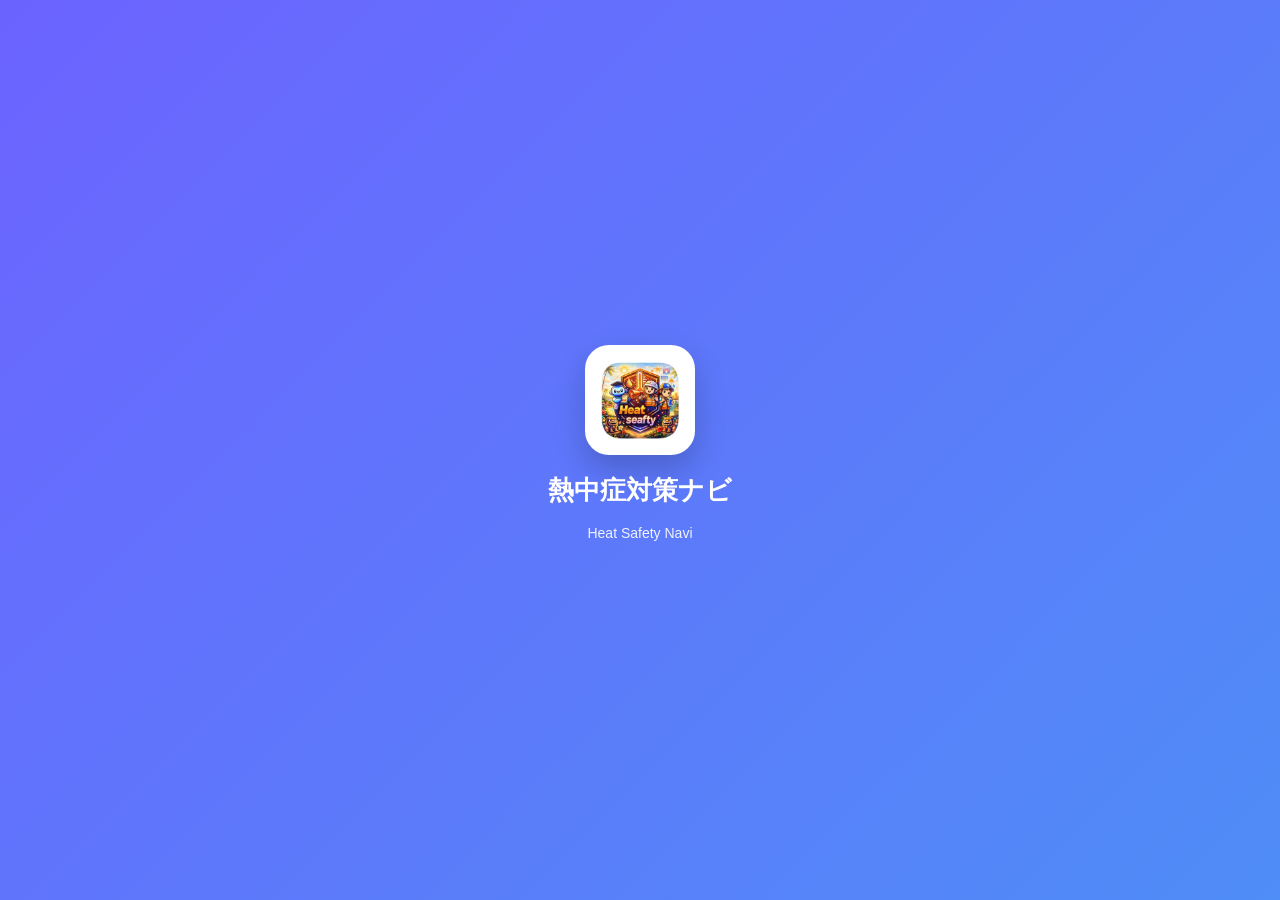
<file: index.html>
<!DOCTYPE html>
<html lang="ja">
<head>
<meta charset="UTF-8">
<meta name="viewport" content="width=device-width,initial-scale=1.0,viewport-fit=cover">
<title>熱中症対策ナビ</title>
<link rel="manifest" href="manifest.webmanifest">
<meta name="theme-color" content="#6c63ff">
<link rel="icon" type="image/png" href="icons/favicon-192-v2.png">
<link rel="shortcut icon" href="icons/favicon-192-v2.png">
<link rel="apple-touch-icon" href="icons/favicon-512-v2.png">
<link rel="stylesheet" href="css/style.css">
</head>
<body>
<!-- ===== スプラッシュ画面 ===== -->
<div id="splash-screen" class="splash-screen">
<div class="splash-inner">
<img src="icons/favicon-512-v2.png" alt="熱中症対策ナビ" class="splash-logo">
<h1 class="splash-title">熱中症対策ナビ</h1>
<p class="splash-subtitle">Heat Safety Navi</p>
</div>
</div>
<div class="app-shell">
<header class="topbar">
<div class="brand">
<div class="brand-logo">
<img src="icons/favicon-512-v2.png" alt="logo">
</div>
<div>
<h1>熱中症対策ナビ</h1>
<p>Heat Safety Navi</p>
</div>
</div>
</header>
<main class="main-content">
<section class="screen active">
<div class="hero-card">
<div class="hero-badge">本日の確認</div>
<div class="hero-time" id="currentTime">

--/--(--） --:--
</div>
<div class="hero-region" id="currentRegion">

地域：未設定
</div>
<h2 id="riskTitle">今日の熱中症リスクを確認</h2>
<p id="riskText">

ここに危険度や行動アドバイスが表示されます
</p>
<div id="weatherBox" style="margin-top:20px;font-size:14px;opacity:0.9;">

取得中...
</div>
</div>
<div class="card-list">
<a href="emergency.html" class="feature-wide-card">
<div class="emoji">🚑</div>
<div class="label">119通報確認サイト</div>
</a>
<a href="report.html" class="feature-wide-card">
<div class="emoji">🌡️</div>
<div class="label">熱リポ</div>
</a>
<a href="https://heat-safety-info.nagoyc.jp/" rel="noopener noreferrer" class="feature-wide-card">
<div class="emoji">📝</div>
<div class="label">熱中症対策ナビ紹介</div>
</a>
</div>
</section>
</main>
<!-- ===== ナビ ===== -->
<nav class="bottom-nav">
<a class="nav-item active" href="index.html">
<div class="nav-icon">🏠</div>
<div class="nav-text">ホーム</div>
</a>
<a class="nav-item" href="features.html">
<div class="nav-icon">📋</div>
<div class="nav-text">機能表</div>
</a>
<a class="nav-item" href="settings.html">
<div class="nav-icon">⚙️</div>
<div class="nav-text">設定</div>
</a>
</nav>
</div>
<script src="js/app.js?v=11"></script>
<script>

function updateTime() {

  const now = new Date();

  document.getElementById("currentTime").textContent =

    now.toLocaleString("ja-JP");

}

setInterval(updateTime, 1000);

updateTime();

function updateRegionLabel() {

  const el = document.getElementById("currentRegion");

  if (!el) return;

  const pref = localStorage.getItem("pref") || "";

  const city = localStorage.getItem("city") || "";

  if (pref && city) {

    el.textContent = `地域：${pref} ${city}`;

  } else if (pref) {

    el.textContent = `地域：${pref}`;

  } else {

    el.textContent = "地域：未設定";

  }

}

/* ===== WBGT推定計算（簡易近似） =====

   正式WBGTではなく、気温・湿度からの推定値

*/

function calcWBGT(temp, humidity) {

  const wbgt =

    0.735 * temp +

    0.0374 * humidity +

    0.00292 * temp * humidity +

    7.619;

  return wbgt;

}

function getRisk(wbgt) {

  if (wbgt >= 31) return ["危険", "運動は中止。外出も極力避ける"];

  if (wbgt >= 28) return ["厳重警戒", "激しい運動は避ける"];

  if (wbgt >= 25) return ["警戒", "こまめな休憩と水分補給"];

  if (wbgt >= 21) return ["注意", "無理せず活動"];

  return ["安全", "通常活動可能"];

}

updateRegionLabel();

navigator.geolocation.getCurrentPosition(async pos => {

  const lat = pos.coords.latitude;

  const lon = pos.coords.longitude;

  const url = `https://api.open-meteo.com/v1/forecast?latitude=${lat}&longitude=${lon}&current=temperature_2m,relative_humidity_2m`;

  const res = await fetch(url);

  const data = await res.json();

  const temp = data.current.temperature_2m;

  const hum = data.current.relative_humidity_2m;

  const wbgt = calcWBGT(temp, hum);

  const [level, advice] = getRisk(wbgt);

  document.getElementById("weatherBox").innerHTML = `

    🌡️ 気温：${temp}℃<br>

    💧 湿度：${hum}%<br>

    ⚠️ WBGT（推定）：${wbgt.toFixed(1)}<br>

    🔥 危険度：<strong>${level}</strong>

  `;

  document.getElementById("riskTitle").textContent = level;

  document.getElementById("riskText").textContent = advice;

}, () => {

  document.getElementById("weatherBox").textContent = "位置情報の取得に失敗しました";

});

window.addEventListener("load", () => {

  const splash = document.getElementById("splash-screen");

  if (!splash) return;

  setTimeout(() => {

    splash.classList.add("hide");

  }, 1000);

});
</script>
</body>
</html>
</file>
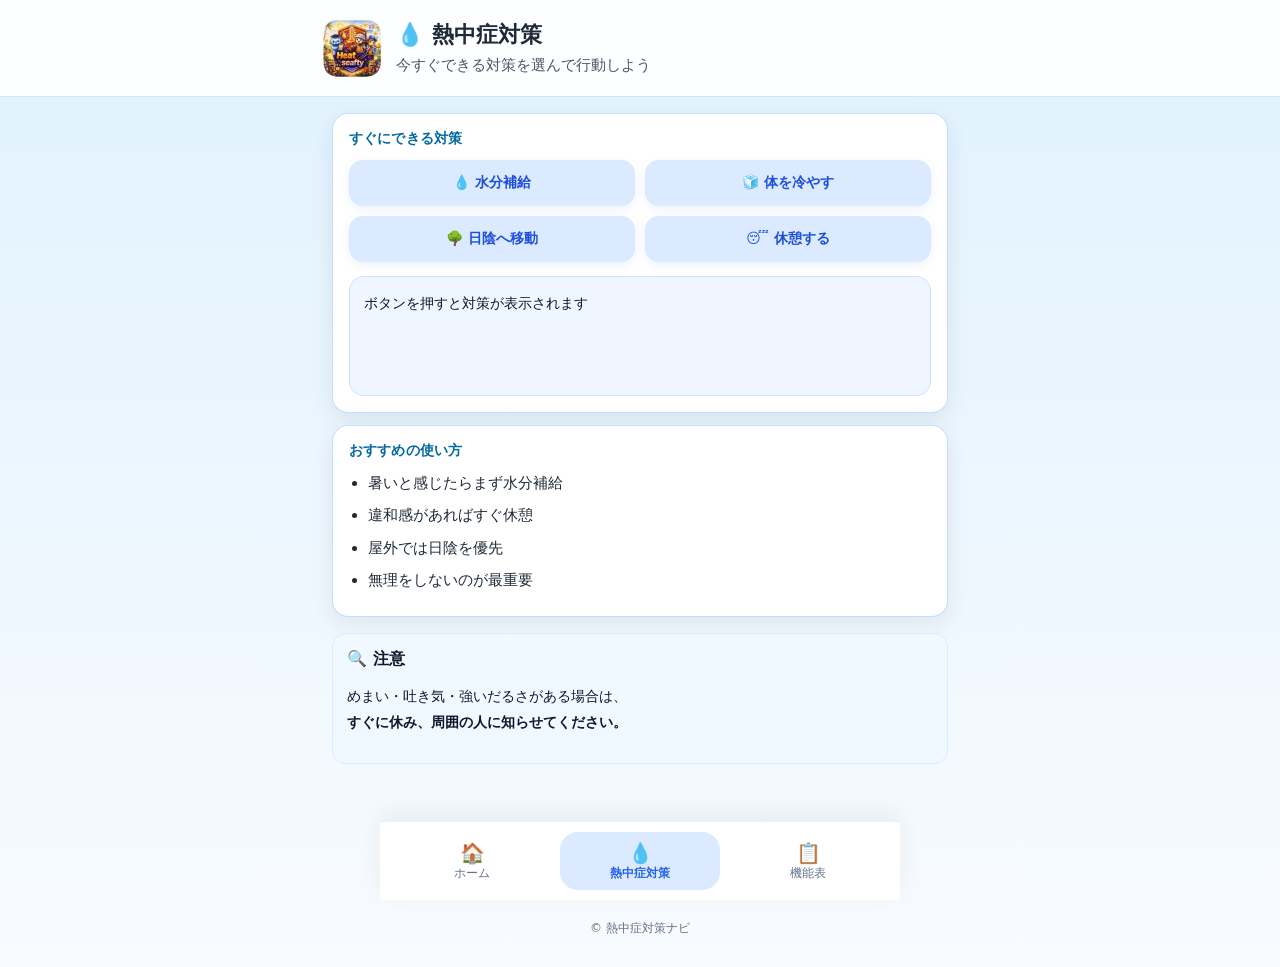
<file: emergency.html>
<!doctype html>
<html lang="ja">
<head>
<meta charset="utf-8">
<meta name="viewport" content="width=device-width,initial-scale=1,viewport-fit=cover">
<title>熱中症対策</title>
<link rel="stylesheet" href="css/emergency.css">
<link rel="icon" type="image/png" href="icons/favicon-192-v2.png">
<link rel="shortcut icon" href="icons/favicon-192-v2.png">
<link rel="apple-touch-icon" href="icons/favicon-512-v2.png">
</head>
<body>
<div class="app-shell">
<!-- ===== ヘッダー ===== -->
<header class="site-header">
<div class="header-inner">
<div class="site-logo">
<img src="icons/favicon-192-v2.png" alt="ロゴ">
</div>
<div class="header-text">
<h1>💧 熱中症対策</h1>
<p class="lead">

          今すぐできる対策を選んで行動しよう
</p>
</div>
</div>
</header>
<!-- ===== メイン ===== -->
<main class="container">
<section class="card">
<p class="label">すぐにできる対策</p>
<div class="action-grid">
<button class="action-btn" onclick="showAction('water')">💧 水分補給</button>
<button class="action-btn" onclick="showAction('cool')">🧊 体を冷やす</button>
<button class="action-btn" onclick="showAction('shade')">🌳 日陰へ移動</button>
<button class="action-btn" onclick="showAction('rest')">😴 休憩する</button>
</div>
<div id="actionResult" class="action-result">

        ボタンを押すと対策が表示されます
</div>
</section>
<section class="card">
<p class="label">おすすめの使い方</p>
<ul class="advice-list">
<li>暑いと感じたらまず水分補給</li>
<li>違和感があればすぐ休憩</li>
<li>屋外では日陰を優先</li>
<li>無理をしないのが最重要</li>
</ul>
</section>
<section class="note">
<h2>🔍 注意</h2>
<p>

        めまい・吐き気・強いだるさがある場合は、<br>
<strong>すぐに休み、周囲の人に知らせてください。</strong>
</p>
</section>
</main>
<!-- ===== 下部メニュー ===== -->
<nav class="bottom-nav">
<a href="index.html" class="nav-item">
<div class="nav-icon">🏠</div>
<div class="nav-text">ホーム</div>
</a>
<a href="prevention.html" class="nav-item active">
<div class="nav-icon">💧</div>
<div class="nav-text">熱中症対策</div>
</a>
<a href="features.html" class="nav-item">
<div class="nav-icon">📋</div>
<div class="nav-text">機能表</div>
</a>
</nav>
</div>
<footer class="site-footer">
<p>© 熱中症対策ナビ</p>
</footer>
<script>

function showAction(type){

  const el = document.getElementById("actionResult");

  const actions = {

    water: `
<strong>💧 水分補給</strong><br><br>

      ・20〜30分ごとに飲む<br>

      ・のどが渇く前に飲む

    `,

    cool: `
<strong>🧊 冷やす</strong><br><br>

      ・首、わきを冷やす<br>

      ・風を当てると効果UP

    `,

    shade: `
<strong>🌳 日陰へ</strong><br><br>

      ・直射日光を避ける<br>

      ・屋内に入れるなら入る

    `,

    rest: `
<strong>😴 休憩</strong><br><br>

      ・無理せず止まる<br>

      ・座る・横になる

    `

  };

  el.innerHTML = actions[type];

}
</script>
</body>
</html>
</file>
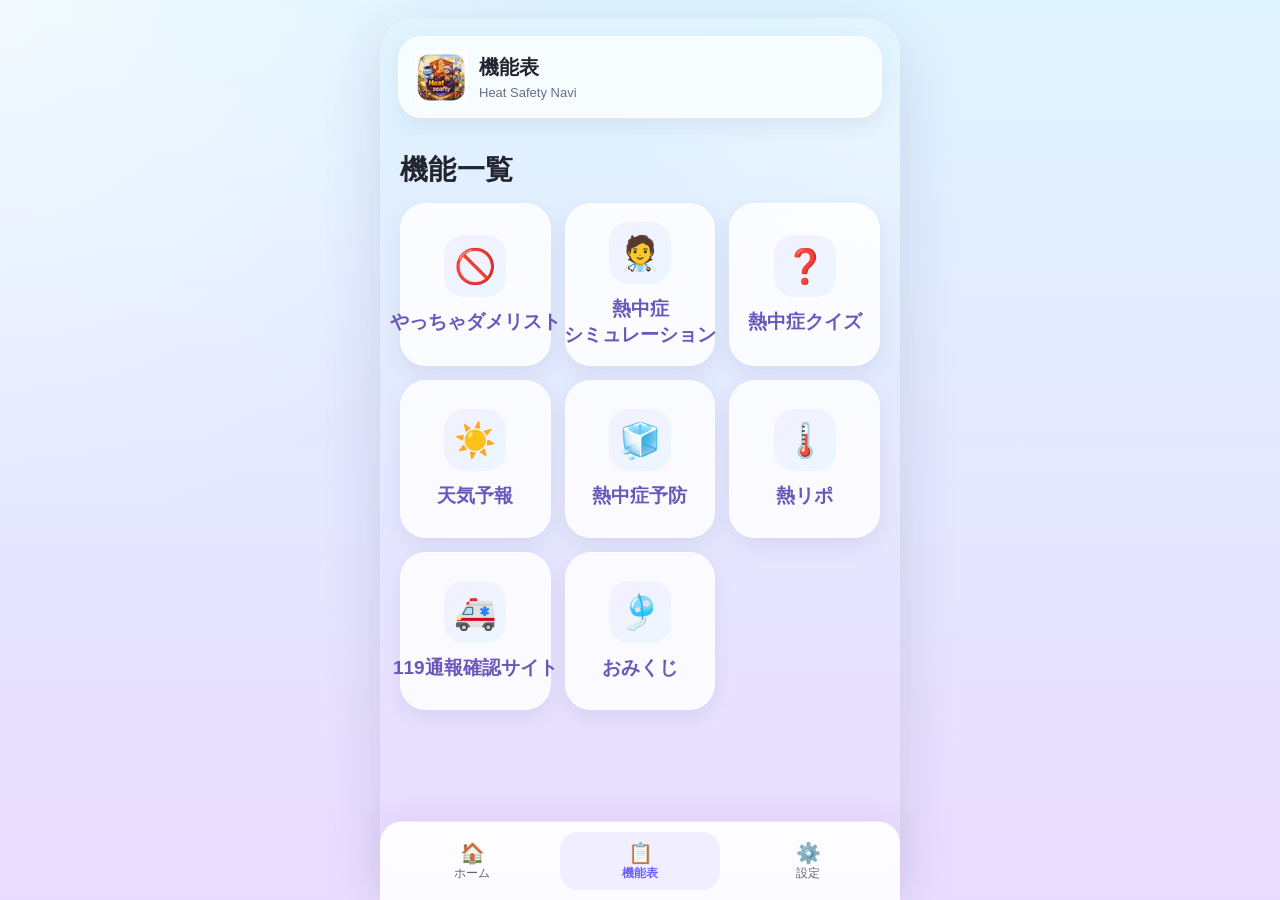
<file: features.html>
<!DOCTYPE html>
<html lang="ja">
<head>
<meta charset="UTF-8" />
<meta name="viewport" content="width=device-width, initial-scale=1.0, viewport-fit=cover" />
<title>機能表 | 熱中症対策ナビ</title>

<link rel="stylesheet" href="css/style.css" />

<!-- ★追加 -->
<link rel="icon" type="image/png" href="icons/favicon-192-v2.png">
<link rel="shortcut icon" href="icons/favicon-192-v2.png">
<link rel="apple-touch-icon" href="icons/favicon-512-v2.png">

</head>
<body>
<div class="app-shell">
<header class="topbar">
<div class="brand">
<div class="brand-logo">
<img src="icons/favicon-512-v2.png"  alt="logo">
</div>
<div>
<h1>機能表</h1>
<p>Heat Safety Navi</p>
</div>
</div>
</header>
<main class="main-content">
<section class="screen active">
<h2 class="section-title">機能一覧</h2>
<div class="feature-grid">
<a href="yatyadame.html" class="feature-card">
<div class="icon">🚫</div>
<div class="title">やっちゃダメリスト</div>
</a>
<a href="simulation.html" class="feature-card">
<div class="icon">🧑‍⚕️</div>
<div class="title">熱中症<br>シミュレーション</div>
</a>
<a href="quiz.html" class="feature-card">
<div class="icon">❓</div>
<div class="title">熱中症クイズ</div>
</a>
<a href="tenki.html" class="feature-card">
<div class="icon">☀️</div>
<div class="title">天気予報</div>
</a>
<a href="prevention.html" class="feature-card">
<div class="icon">🧊</div>
<div class="title">熱中症予防</div>
</a>
<a href="report.html" class="feature-card">
<div class="icon">🌡️</div>
<div class="title">熱リポ</div>
</a>
<a href="emergency.html" class="feature-card">
<div class="icon">🚑</div>
<div class="title">119通報確認サイト</div>
</a>
<a href="omikuji.html" class="feature-card">
<div class="icon">🎐</div>
<div class="title">おみくじ</div>
</a>
</div>
</section>
</main>
<nav class="bottom-nav">
<a class="nav-item" href="index.html">
<div class="nav-icon">🏠</div>
<div class="nav-text">ホーム</div>
</a>
<a class="nav-item active" href="features.html">
<div class="nav-icon">📋</div>
<div class="nav-text">機能表</div>
</a>
<a class="nav-item" href="settings.html">
<div class="nav-icon">⚙️</div>
<div class="nav-text">設定</div>
</a>
</nav>
</div>
</body>
</html>
</file>
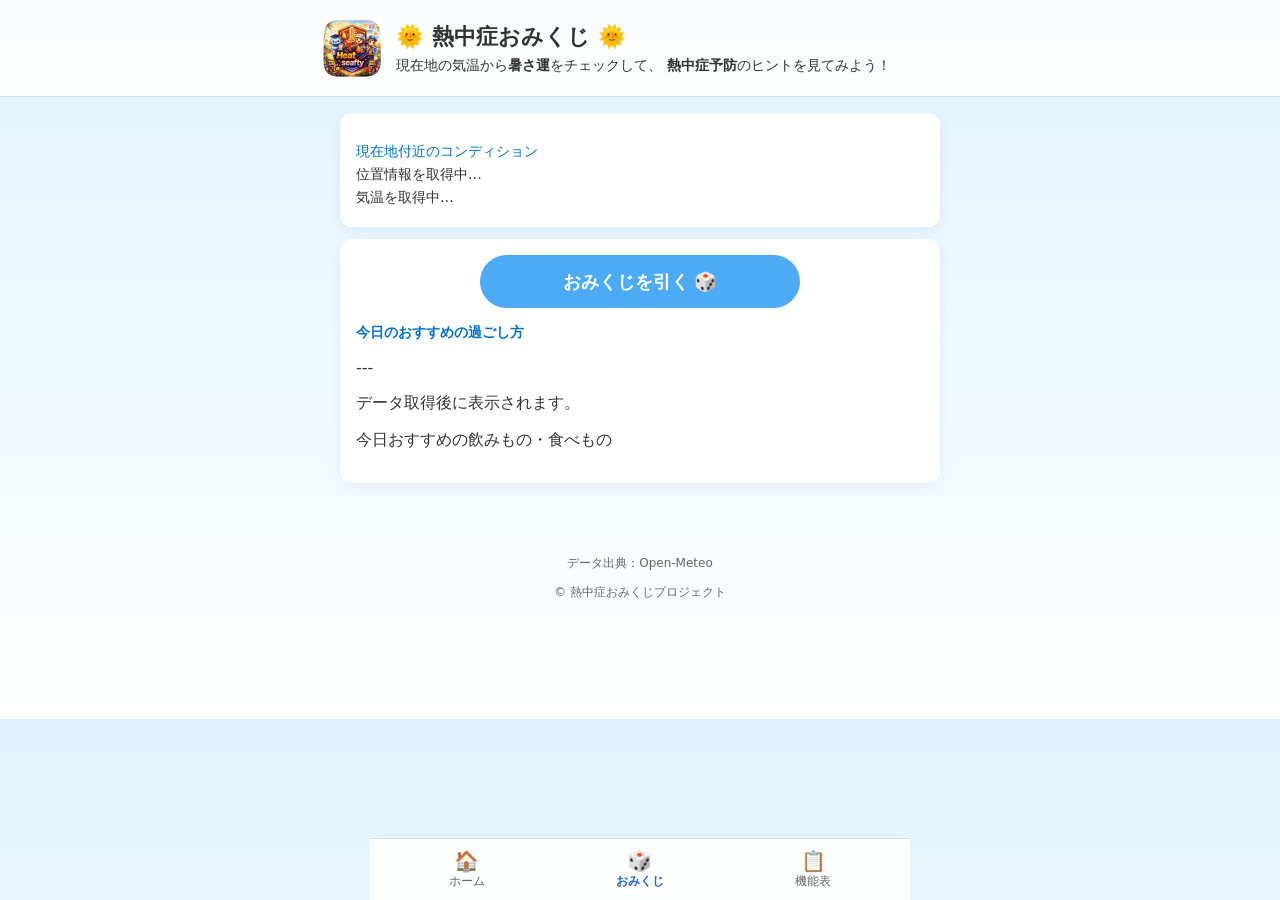
<file: omikuji.html>
<!doctype html>
<html lang="ja">
<head>
<meta charset="utf-8">
<meta name="viewport" content="width=device-width,initial-scale=1,viewport-fit=cover">
<title>熱中症おみくじ</title>
<link rel="stylesheet" href="css/omikuji.css">
<link rel="icon" type="image/png" href="icons/favicon-192-v2.png">
<link rel="shortcut icon" href="icons/favicon-192-v2.png">
<link rel="apple-touch-icon" href="icons/favicon-512-v2.png">
<style>

/* 下部メニュー分の余白 */

body {

  padding-bottom: 90px;

}

/* 下部ナビ */

.bottom-nav {

  position: fixed;

  left: 0;

  right: 0;

  bottom: 0;

  max-width: 520px;

  margin: 0 auto;

  display: grid;

  grid-template-columns: repeat(3,1fr);

  padding: 10px;

  background: rgba(255,255,255,0.95);

  border-top: 1px solid #ddd;

  z-index: 100;

}

.nav-item {

  text-align: center;

  text-decoration: none;

  color: #666;

  font-size: 12px;

}

.nav-item.active {

  color: #2563eb;

  font-weight: bold;

}

.nav-icon {

  font-size: 20px;

  display: block;

}
</style>
</head>
<body>
<div class="app-shell">
<header class="site-header">
<div class="header-inner">
<div class="site-logo">
<img src="icons/favicon-512-v2.png" alt="熱中症おみくじロゴ">
</div>
<div class="header-text">
<h1>🌞 熱中症おみくじ 🌞</h1>
<p class="lead">

        現在地の気温から<strong>暑さ運</strong>をチェックして、
<strong>熱中症予防</strong>のヒントを見てみよう！
</p>
</div>
</div>
</header>
<main class="container">
<section class="card">
<p class="label">現在地付近のコンディション</p>
<p id="locationInfo" class="location-info">位置情報を取得中...</p>
<p id="tempInfo" class="temp-info">気温を取得中...</p>
</section>
<section class="card">
<button id="omikujiBtn" class="btn-main" disabled>おみくじを引く 🎲</button>
<h2 class="label">今日のおすすめの過ごし方</h2>
<p id="levelLabel">---</p>
<p id="levelDesc">データ取得後に表示されます。</p>
<ul id="adviceList"></ul>
<div class="food-box">
<p class="sub-label">今日おすすめの飲みもの・食べもの</p>
<ul id="foodList"></ul>
</div>
</section>
</main>
<footer class="site-footer">
<p>データ出典：Open-Meteo</p>
<p>© 熱中症おみくじプロジェクト</p>
</footer>
</div>
<!-- ================= 下部メニュー ================= -->
<nav class="bottom-nav">
<a href="index.html" class="nav-item">
<span class="nav-icon">🏠</span>

    ホーム
</a>
<a href="#" class="nav-item active">
<span class="nav-icon">🎲</span>

    おみくじ
</a>
<a href="features.html" class="nav-item">
<span class="nav-icon">📋</span>

    機能表
</a>
</nav>
<!-- ================= JS（そのまま） ================= -->
<script>

// ===== 位置情報 =====

let currentTemp = null;

let currentAppTemp = null;

const locationInfo = document.getElementById("locationInfo");

const tempInfo = document.getElementById("tempInfo");

const omikujiBtn = document.getElementById("omikujiBtn");

window.addEventListener("load", () => {

  if (confirm("位置情報を使用しますか？")) {

    navigator.geolocation.getCurrentPosition(async pos => {

      const lat = pos.coords.latitude;

      const lon = pos.coords.longitude;

      locationInfo.textContent = "現在地取得OK";

      const url = `https://api.open-meteo.com/v1/forecast?latitude=${lat}&longitude=${lon}&current=temperature_2m,apparent_temperature`;

      const res = await fetch(url);

      const data = await res.json();

      currentTemp = data.current.temperature_2m;

      currentAppTemp = data.current.apparent_temperature;

      tempInfo.textContent = `気温 ${currentTemp}℃ / 体感 ${currentAppTemp}℃`;

      omikujiBtn.disabled = false;

    });

  } else {

    omikujiBtn.disabled = false;

  }

});

// ===== 判定 =====

function judgeHeatLevel(temp){

  if(temp < 20) return "cool";

  if(temp < 26) return "warm";

  if(temp < 30) return "hot";

  return "very_hot";

}

const levelLabel = document.getElementById("levelLabel");

const levelDesc = document.getElementById("levelDesc");

omikujiBtn.addEventListener("click", ()=>{

  const t = currentAppTemp ?? currentTemp ?? 25;

  const level = judgeHeatLevel(t);

  if(level==="cool"){

    levelLabel.textContent="さわやか大吉";

    levelDesc.textContent="過ごしやすい日！";

  } else if(level==="warm"){

    levelLabel.textContent="注意中吉";

    levelDesc.textContent="水分補給を忘れずに";

  } else if(level==="hot"){

    levelLabel.textContent="あつい小吉";

    levelDesc.textContent="かなり暑い日";

  } else {

    levelLabel.textContent="危険凶";

    levelDesc.textContent="外出注意レベル";

  }

});
</script>
</body>
</html>
</file>
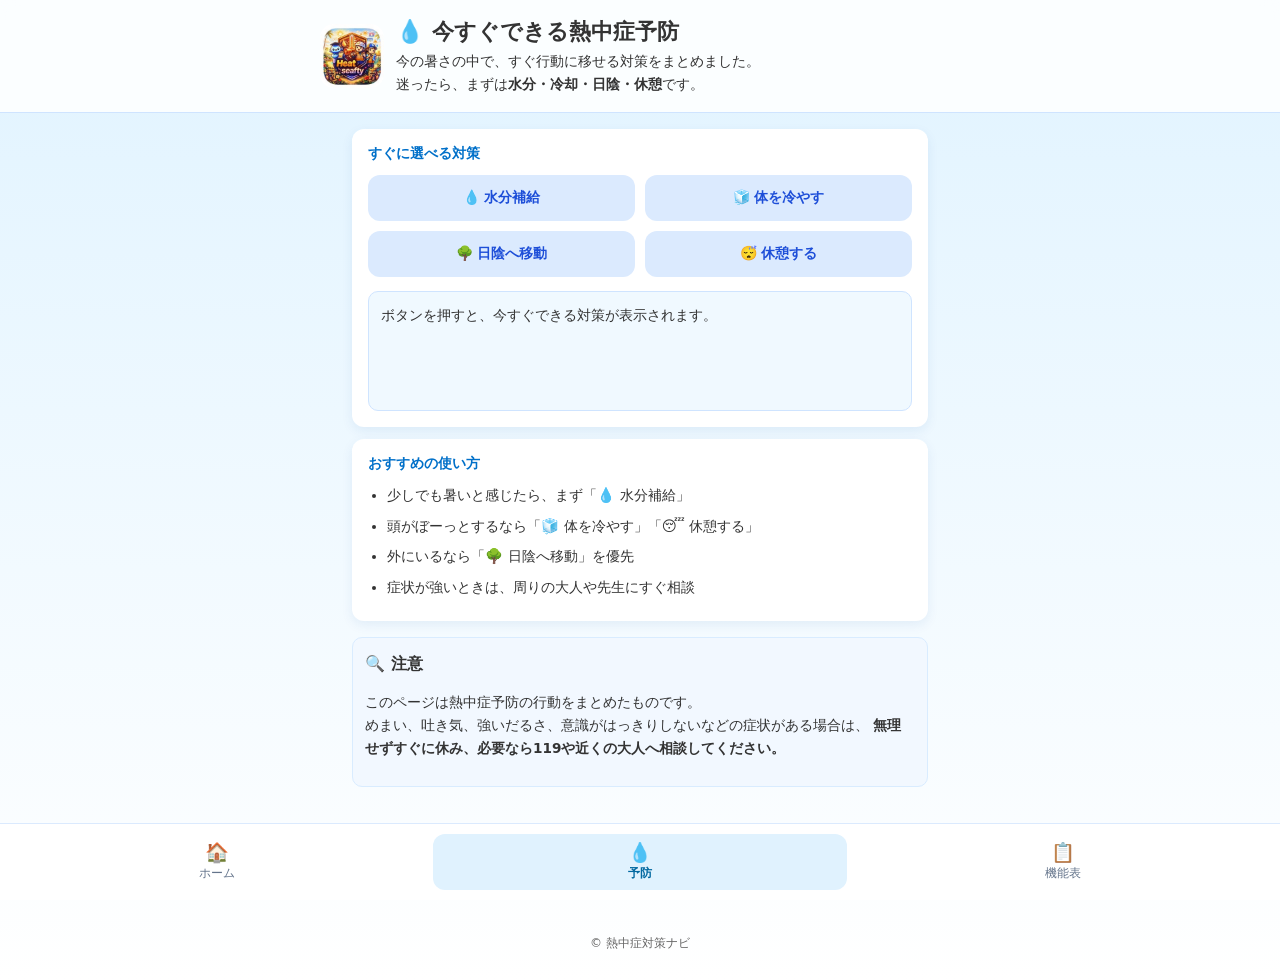
<file: prevention.html>
<!doctype html>
<html lang="ja">
<head>
  <meta charset="utf-8">
  <meta name="viewport" content="width=device-width,initial-scale=1,viewport-fit=cover">
  <title>熱中症予防アクション</title>
  <link rel="stylesheet" href="css/prevention.css">
  <link rel="icon" type="image/png" href="icons/favicon-192-v2.png">
  <link rel="shortcut icon" href="icons/favicon-192-v2.png">
  <link rel="apple-touch-icon" href="icons/favicon-512-v2.png">
</head>
<body>
  <div class="app-shell">
    <header class="site-header">
      <div class="header-inner">
        <div class="site-logo">
          <img src="icons/favicon-192-v2.png" alt="熱中症対策ナビロゴ">
        </div>
        <div class="header-text">
          <h1>💧 今すぐできる熱中症予防</h1>
          <p class="lead">
            今の暑さの中で、すぐ行動に移せる対策をまとめました。<br>
            迷ったら、まずは<strong>水分・冷却・日陰・休憩</strong>です。
          </p>
        </div>
      </div>
    </header>

    <main class="container">
      <section class="card">
        <p class="label">すぐに選べる対策</p>

        <div class="action-grid">
          <button class="action-btn" data-type="water">💧 水分補給</button>
          <button class="action-btn" data-type="cool">🧊 体を冷やす</button>
          <button class="action-btn" data-type="shade">🌳 日陰へ移動</button>
          <button class="action-btn" data-type="rest">😴 休憩する</button>
        </div>

        <div id="actionResult" class="action-result">
          ボタンを押すと、今すぐできる対策が表示されます。
        </div>
      </section>

      <section class="card">
        <p class="label">おすすめの使い方</p>
        <ul class="advice-list">
          <li>少しでも暑いと感じたら、まず「💧 水分補給」</li>
          <li>頭がぼーっとするなら「🧊 体を冷やす」「😴 休憩する」</li>
          <li>外にいるなら「🌳 日陰へ移動」を優先</li>
          <li>症状が強いときは、周りの大人や先生にすぐ相談</li>
        </ul>
      </section>

      <section class="note">
        <h2>🔍 注意</h2>
        <p>
          このページは熱中症予防の行動をまとめたものです。<br>
          めまい、吐き気、強いだるさ、意識がはっきりしないなどの症状がある場合は、
          <strong>無理せずすぐに休み、必要なら119や近くの大人へ相談してください。</strong>
        </p>
      </section>
    </main>

    <nav class="bottom-nav">
      <a href="index.html" class="nav-item">
        <span class="nav-icon">🏠</span>
        <span class="nav-text">ホーム</span>
      </a>

      <a href="prevention.html" class="nav-item active">
        <span class="nav-icon">💧</span>
        <span class="nav-text">予防</span>
      </a>

      <a href="features.html" class="nav-item">
        <span class="nav-icon">📋</span>
        <span class="nav-text">機能表</span>
      </a>
    </nav>
  </div>

  <footer class="site-footer">
    <p>© 熱中症対策ナビ</p>
  </footer>

  <script>
    const ACTIONS = {
      water: `
        <strong>💧 水分補給のポイント</strong><br><br>
        ・20〜30分ごとに100〜200mlを目安に飲む<br>
        ・のどが渇く前に飲む<br>
        ・汗をたくさんかいたら、スポーツドリンクも活用
      `,
      cool: `
        <strong>🧊 体を冷やす方法</strong><br><br>
        ・首、わき、足の付け根を冷やす<br>
        ・冷たいタオルや保冷剤を使う<br>
        ・風を当てるとさらに効果的
      `,
      shade: `
        <strong>🌳 日陰へ移動する</strong><br><br>
        ・直射日光を避ける<br>
        ・建物の影や屋内に移動する<br>
        ・地面の照り返しが強い場所も避ける
      `,
      rest: `
        <strong>😴 休憩するときのポイント</strong><br><br>
        ・無理せずすぐに動きを止める<br>
        ・座る、または横になる<br>
        ・「ちょっと変だな」と思った時点で休む
      `
    };

    const buttons = document.querySelectorAll(".action-btn");
    const result = document.getElementById("actionResult");

    function showAction(type, clickedButton) {
      result.innerHTML = ACTIONS[type] || "対策を表示できませんでした。";

      buttons.forEach(btn => btn.classList.remove("is-active"));
      if (clickedButton) {
        clickedButton.classList.add("is-active");
      }
    }

    buttons.forEach(btn => {
      btn.addEventListener("click", () => {
        showAction(btn.dataset.type, btn);
      });
    });
  </script>
</body>
</html>
</file>
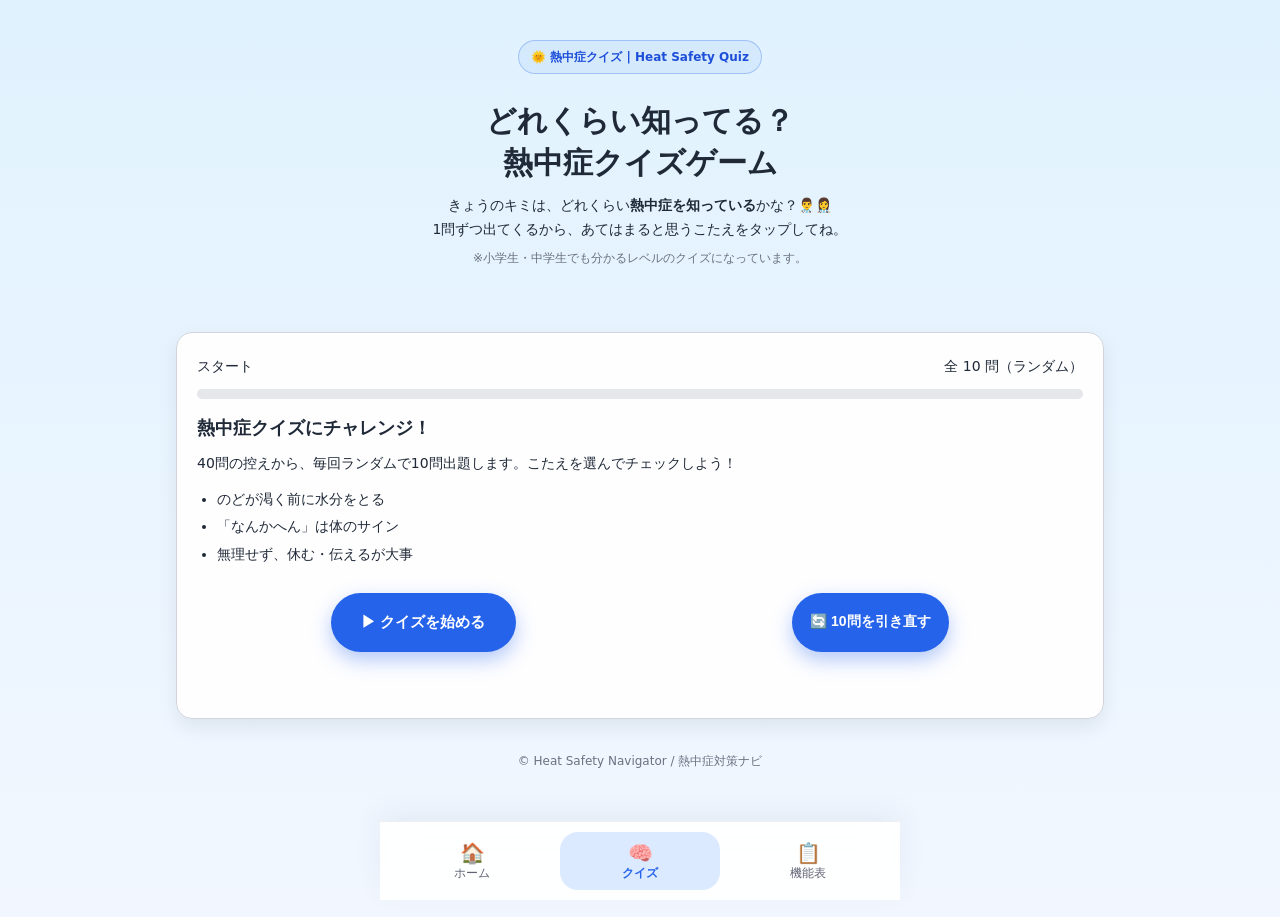
<file: quiz.html>
<!doctype html>
<html lang="ja">
<head>
  <meta charset="utf-8">
  <meta name="viewport" content="width=device-width, initial-scale=1, viewport-fit=cover">
  <title>熱中症対策クイズ | 熱中症対策ナビ</title>

  <link rel="stylesheet" href="css/quiz.css">

  <!-- favicon -->
  <link rel="icon" href="icons/favicon-192-v2.png?v=2" sizes="192x192">
  <link rel="icon" href="icons/favicon-512-v2.png?v=2" sizes="512x512">
  <link rel="shortcut icon" href="icons/favicon-192-v2.png?v=2">
  <link rel="apple-touch-icon" href="icons/favicon-512-v2.png?v=2">

  <meta name="theme-color" content="#6c63ff">
</head>
<body class="quiz-page">

<header class="site-header">
  <div class="container">
    <p class="badge">🌞 熱中症クイズ | Heat Safety Quiz</p>
    <h1>どれくらい知ってる？<br>熱中症クイズゲーム</h1>
    <p class="lead">
      きょうのキミは、どれくらい<strong>熱中症を知っている</strong>かな？👨‍⚕️👩‍⚕️<br>
      1問ずつ出てくるから、あてはまると思うこたえをタップしてね。
    </p>
    <p class="lead-small">
      ※小学生・中学生でも分かるレベルのクイズになっています。
    </p>
  </div>
</header>

<main class="container">

  <section class="panel quiz">
    <div class="status-row">
      <span id="status-question">Q 1 / 10</span>
      <span id="status-score">正解数：0</span>
    </div>

    <div class="progress-wrap">
      <div id="progress-bar" class="progress-bar"></div>
    </div>

    <div id="quiz-area">
      <!-- app.js がここに問題を挿入 -->
    </div>

    <div id="stamp-area" class="stamp-area"></div>
  </section>

  <footer class="footer">
    <p>© Heat Safety Navigator / 熱中症対策ナビ</p>
  </footer>
</main>

<nav class="bottom-nav">
  <a class="nav-item" href="index.html">
    <div class="nav-icon">🏠</div>
    <div class="nav-text">ホーム</div>
  </a>

  <a class="nav-item active" href="quiz.html">
    <div class="nav-icon">🧠</div>
    <div class="nav-text">クイズ</div>
  </a>

  <a class="nav-item" href="features.html">
    <div class="nav-icon">📋</div>
    <div class="nav-text">機能表</div>
  </a>
</nav>

<script src="js/quiz.js"></script>
</body>
</html>
</file>
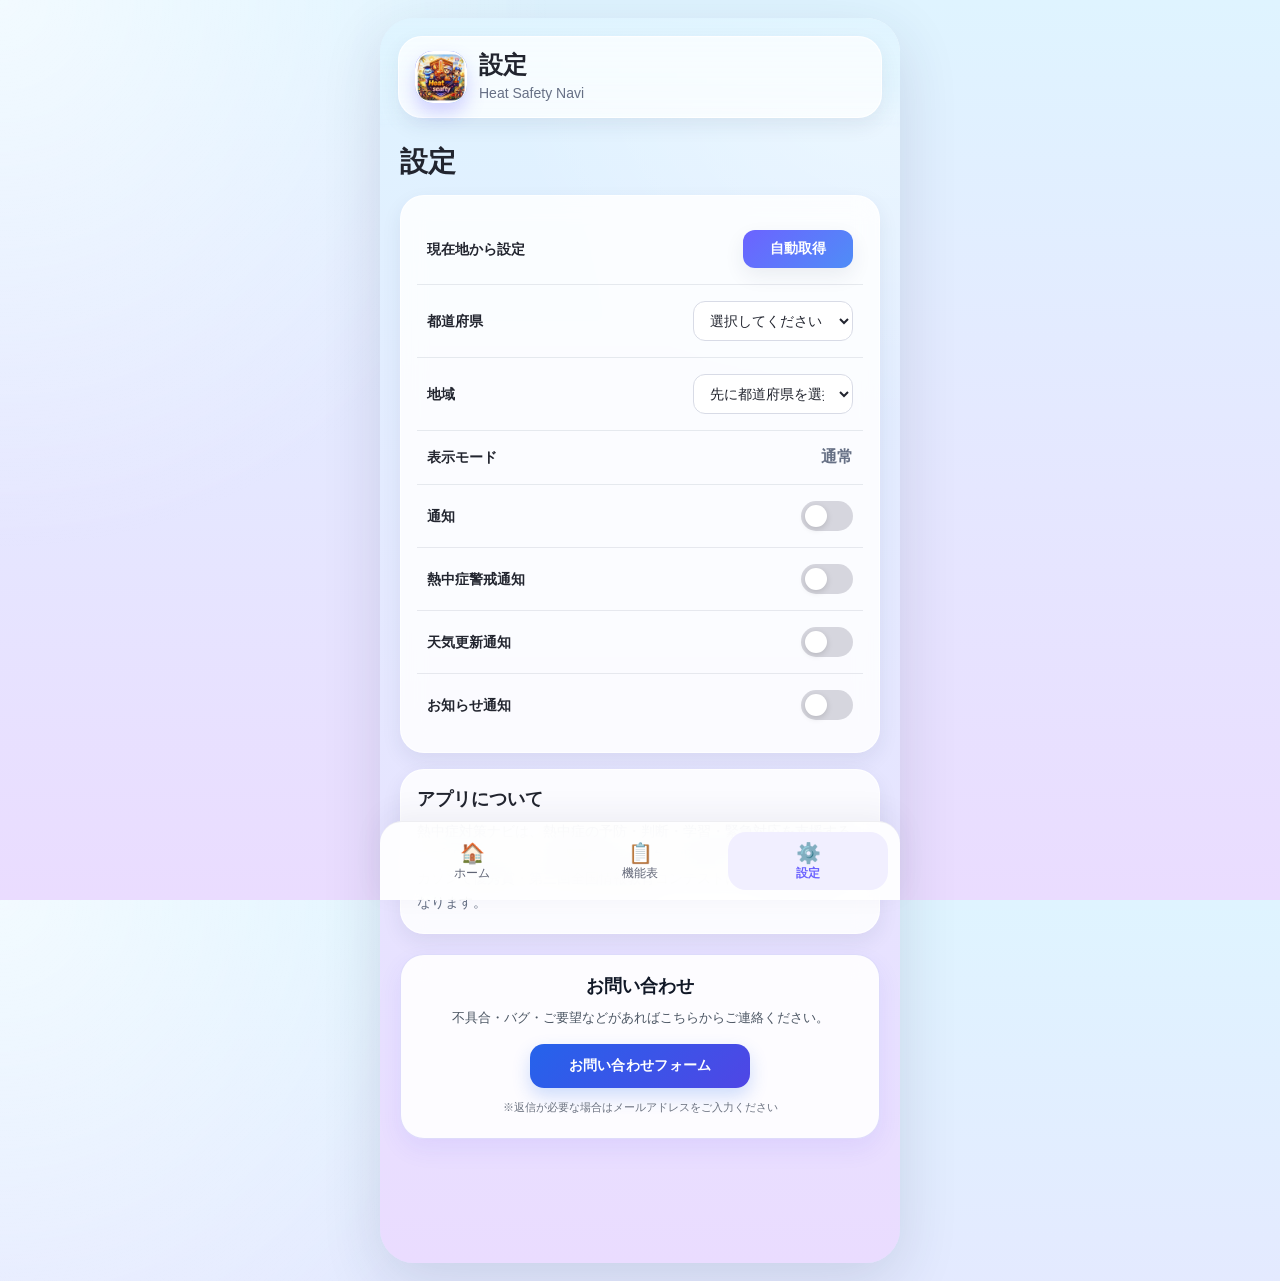
<file: settings.html>
<!DOCTYPE html>
<html lang="ja">
<head>
<meta charset="UTF-8">
<meta name="viewport" content="width=device-width, initial-scale=1.0, viewport-fit=cover">
<title>設定 | 熱中症対策ナビ</title>

<link rel="stylesheet" href="css/settings.css">

<!-- ★これ追加 -->
<link rel="icon" type="image/png" href="icons/favicon-192-v2.png">
<link rel="shortcut icon" href="icons/favicon-192-v2.png">
<link rel="apple-touch-icon" href="icons/favicon-512-v2.png">

</head>
<body>
<div class="app-shell">
<header class="topbar">
<div class="brand">
<div class="brand-logo">
<img src="icons/favicon-512-v2.png"  alt="logo">
</div>
<div>
<h1>設定</h1>
<p>Heat Safety Navi</p>
</div>
</div>
</header>
<main class="main-content">
<h2 class="section-title">設定</h2>
<div class="settings-card">
<div class="setting-row">
<span>現在地から設定</span>
<button type="button" class="setting-action-btn" onclick="detectLocationAndSetRegion()">

            自動取得
</button>
</div>
<div class="setting-row">
<span>都道府県</span>
<select id="prefSelect" onchange="changePref(this.value)">
<option value="">選択してください</option>
<option value="北海道">北海道</option>
<option value="青森県">青森県</option>
<option value="岩手県">岩手県</option>
<option value="宮城県">宮城県</option>
<option value="秋田県">秋田県</option>
<option value="山形県">山形県</option>
<option value="福島県">福島県</option>
<option value="茨城県">茨城県</option>
<option value="栃木県">栃木県</option>
<option value="群馬県">群馬県</option>
<option value="埼玉県">埼玉県</option>
<option value="千葉県">千葉県</option>
<option value="東京都">東京都</option>
<option value="神奈川県">神奈川県</option>
<option value="新潟県">新潟県</option>
<option value="富山県">富山県</option>
<option value="石川県">石川県</option>
<option value="福井県">福井県</option>
<option value="山梨県">山梨県</option>
<option value="長野県">長野県</option>
<option value="岐阜県">岐阜県</option>
<option value="静岡県">静岡県</option>
<option value="愛知県">愛知県</option>
<option value="三重県">三重県</option>
<option value="滋賀県">滋賀県</option>
<option value="京都府">京都府</option>
<option value="大阪府">大阪府</option>
<option value="兵庫県">兵庫県</option>
<option value="奈良県">奈良県</option>
<option value="和歌山県">和歌山県</option>
<option value="鳥取県">鳥取県</option>
<option value="島根県">島根県</option>
<option value="岡山県">岡山県</option>
<option value="広島県">広島県</option>
<option value="山口県">山口県</option>
<option value="徳島県">徳島県</option>
<option value="香川県">香川県</option>
<option value="愛媛県">愛媛県</option>
<option value="高知県">高知県</option>
<option value="福岡県">福岡県</option>
<option value="佐賀県">佐賀県</option>
<option value="長崎県">長崎県</option>
<option value="熊本県">熊本県</option>
<option value="大分県">大分県</option>
<option value="宮崎県">宮崎県</option>
<option value="鹿児島県">鹿児島県</option>
<option value="沖縄県">沖縄県</option>
</select>
</div>
<div class="setting-row">
<span>地域</span>
<select id="citySelect" onchange="changeCity(this.value)">
<option value="">先に都道府県を選択</option>
</select>
</div>
<button type="button" class="setting-row" onclick="toggleMode()">
<span>表示モード</span>
<span class="value" id="modeValue">通常</span>
</button>
<div class="setting-row">
<span>通知</span>
<label class="switch">
<input type="checkbox" id="notifyToggle" onchange="toggleNotify(this.checked)">
<span class="slider"></span>
</label>
</div>
<div class="setting-row">
<span>熱中症警戒通知</span>
<label class="switch">
<input type="checkbox" id="alertToggle" onchange="toggleAlert(this.checked)">
<span class="slider"></span>
</label>
</div>
<div class="setting-row">
<span>天気更新通知</span>
<label class="switch">
<input type="checkbox" id="weatherToggle" onchange="toggleWeatherNotify(this.checked)">
<span class="slider"></span>
</label>
</div>
<div class="setting-row">
<span>お知らせ通知</span>
<label class="switch">
<input type="checkbox" id="newsToggle" onchange="toggleNewsNotify(this.checked)">
<span class="slider"></span>
</label>
</div>
</div>
<div class="info-card">
<h3>アプリについて</h3>
<p>熱中症対策ナビは、熱中症の予防・判断・学習・緊急対応を支援するアプリです。
また、沖縄県DXハイスクール推進プログラム高校生ハッカソンで優秀賞・第三回全国情報教育コンテストにて入賞した作品になります。</p>
</div>
<div class="info-card contact-box">
<h3>お問い合わせ</h3>
<p>不具合・バグ・ご要望などがあればこちらからご連絡ください。</p>
<a href="https://forms.gle/rmKZSvSEztKHeVqTA"  class="contact-btn">

お問い合わせフォーム
</a>
<p class="contact-note">

※返信が必要な場合はメールアドレスをご入力ください
</p>
</div>
 
</main>
<nav class="bottom-nav">
<a class="nav-item" href="index.html">
<div class="nav-icon">🏠</div>
<div class="nav-text">ホーム</div>
</a>
<a class="nav-item" href="features.html">
<div class="nav-icon">📋</div>
<div class="nav-text">機能表</div>
</a>
<a class="nav-item active" href="settings.html">
<div class="nav-icon">⚙️</div>
<div class="nav-text">設定</div>
</a>
</nav>
</div>
<script src="js/areas.js"></script>
<script src="js/app.js"></script>
</body>
</html>
</file>
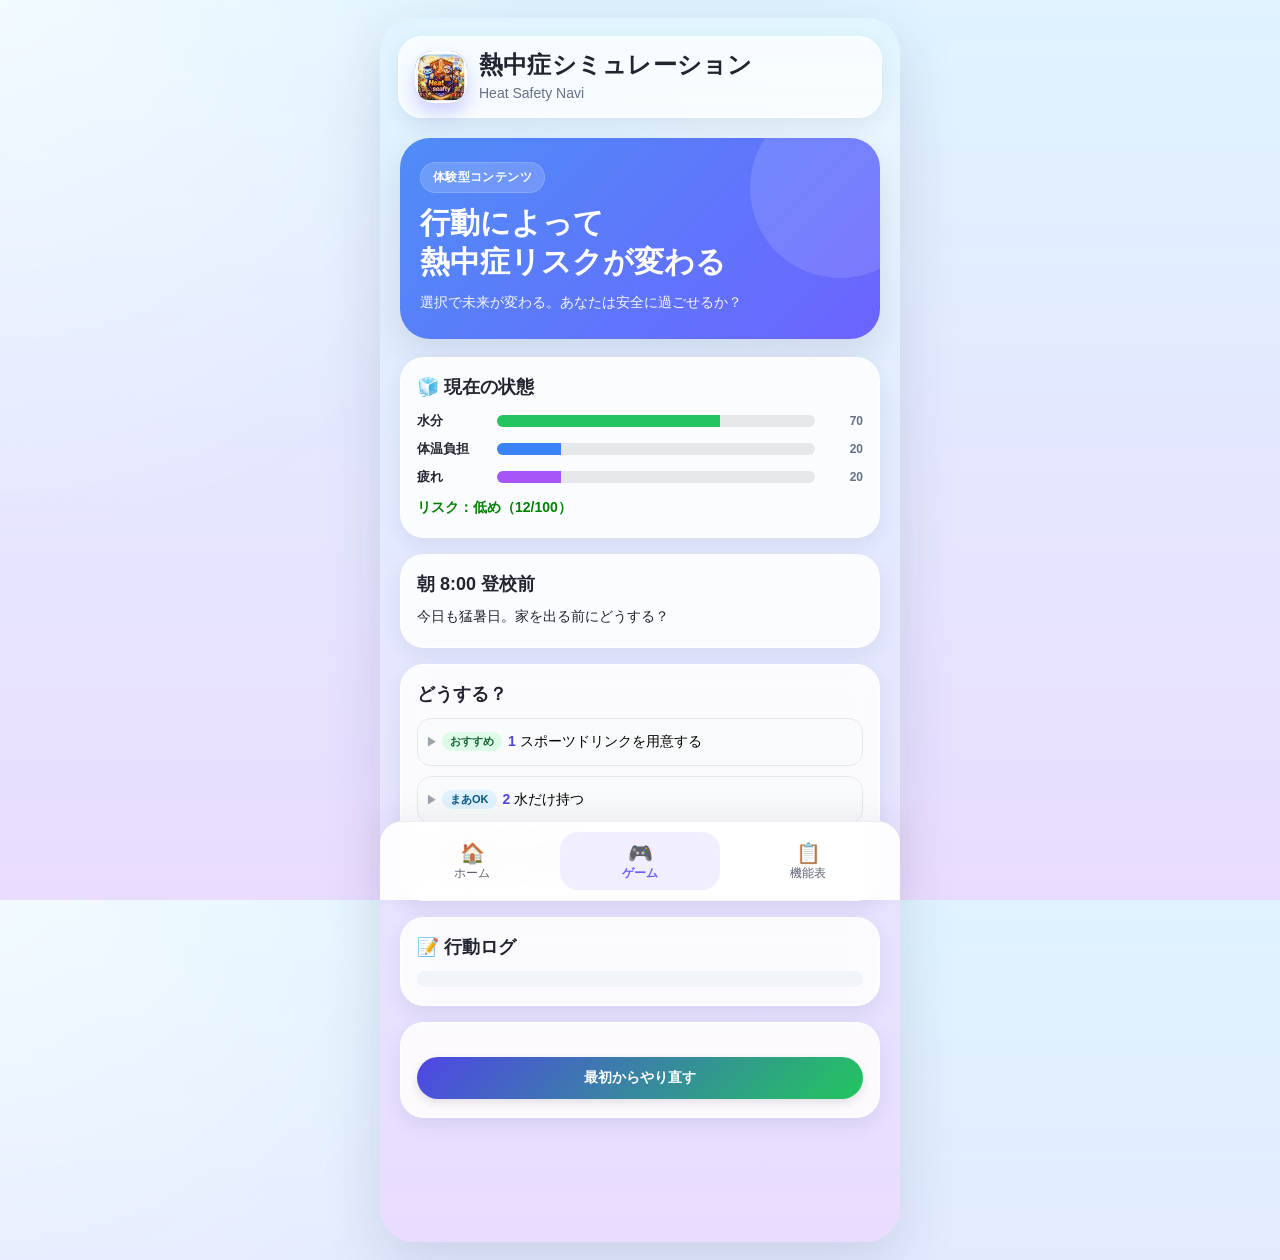
<file: simulation.html>
<!doctype html>
<html lang="ja">
<head>
<meta charset="utf-8">
<meta name="viewport" content="width=device-width, initial-scale=1, viewport-fit=cover">
<title>熱中症シミュレーション | 熱中症対策ナビ</title>
<!-- CSS -->
<link rel="stylesheet" href="css/simulation.css?v=1">
<!-- ===== favicon（完全対応版）===== -->
<link rel="icon" href="icons/favicon-192-v2.png" sizes="192x192">
<link rel="icon" href="icons/favicon-512-v2.png" sizes="512x512">
<link rel="apple-touch-icon" href="icons/favicon-512-v2.png">
<!-- fallback（404防止） -->
<link rel="shortcut icon" href="icons/favicon-192-v2.png">
<!-- PWA用 -->
<meta name="theme-color" content="#6c63ff">
</head>
<body>
<div class="app-shell">
<!-- ===== HEADER ===== -->
<header class="topbar">
<div class="brand">
<div class="brand-logo">
<img src="icons/favicon-192-v2.png" alt="ロゴ">
</div>
<div>
<h1>熱中症シミュレーション</h1>
<p>Heat Safety Navi</p>
</div>
</div>
</header>
<!-- ===== MAIN ===== -->
<main class="main-content">
<!-- HERO -->
<section class="hero-card">
<div class="hero-badge">体験型コンテンツ</div>
<h2>行動によって<br>熱中症リスクが変わる</h2>
<p>選択で未来が変わる。あなたは安全に過ごせるか？</p>
</section>
<!-- STATUS -->
<section class="panel status">
<h2>🧊 現在の状態</h2>
<div class="status-row">
<span class="label-name">水分</span>
<div class="bar"><div id="bar-hydration" class="bar-inner"></div></div>
<span id="text-hydration" class="status-value"></span>
</div>
<div class="status-row">
<span class="label-name">体温負担</span>
<div class="bar"><div id="bar-heat" class="bar-inner heat"></div></div>
<span id="text-heat" class="status-value"></span>
</div>
<div class="status-row">
<span class="label-name">疲れ</span>
<div class="bar"><div id="bar-fatigue" class="bar-inner fatigue"></div></div>
<span id="text-fatigue" class="status-value"></span>
</div>
<p id="risk-label" class="risk-label"></p>
</section>
<!-- SCENE -->
<section class="panel scene">
<h2 id="scene-title"></h2>
<p id="scene-text"></p>
</section>
<!-- CHOICES -->
<section class="panel choices">
<h2>どうする？</h2>
<div id="choices-area" class="choices-area"></div>
</section>
<!-- LOG -->
<section class="panel log">
<h2>📝 行動ログ</h2>
<ul id="log-list" class="log-list"></ul>
</section>
<!-- RESULT -->
<section id="result-screen" class="panel" style="display:none;">
<h2 id="result-title"></h2>
<p id="result-text"></p>
<div class="status-summary">
<p><strong>最終状態</strong></p>
<ul>
<li>水分：<span id="result-hydration"></span>%</li>
<li>体温負担：<span id="result-heat"></span>%</li>
<li>疲れ：<span id="result-fatigue"></span>%</li>
</ul>
</div>
<div class="score-box">
<p><strong>リスクスコア：</strong><span id="result-score"></span> / 100</p>
</div>
<div class="advice-box">
<p><strong>アドバイス</strong></p>
<p id="result-advice"></p>
</div>
<button class="btn-restart" onclick="resetGame()">もう一度プレイ</button>
</section>
<!-- RESTART -->
<section class="panel restart">
<button id="restart-btn" class="btn-restart">最初からやり直す</button>
</section>
</main>
<!-- ===== NAV ===== -->
<nav class="bottom-nav">
<a class="nav-item" href="index.html">
<div class="nav-icon">🏠</div>
<div class="nav-text">ホーム</div>
</a>
<a class="nav-item active" href="simulation.html">
<div class="nav-icon">🎮</div>
<div class="nav-text">ゲーム</div>
</a>
<a class="nav-item" href="features.html">
<div class="nav-icon">📋</div>
<div class="nav-text">機能表</div>
</a>
</nav>
</div>
<!-- JS -->
<script src="js/simulation.js"></script>
</body>
</html>
</file>
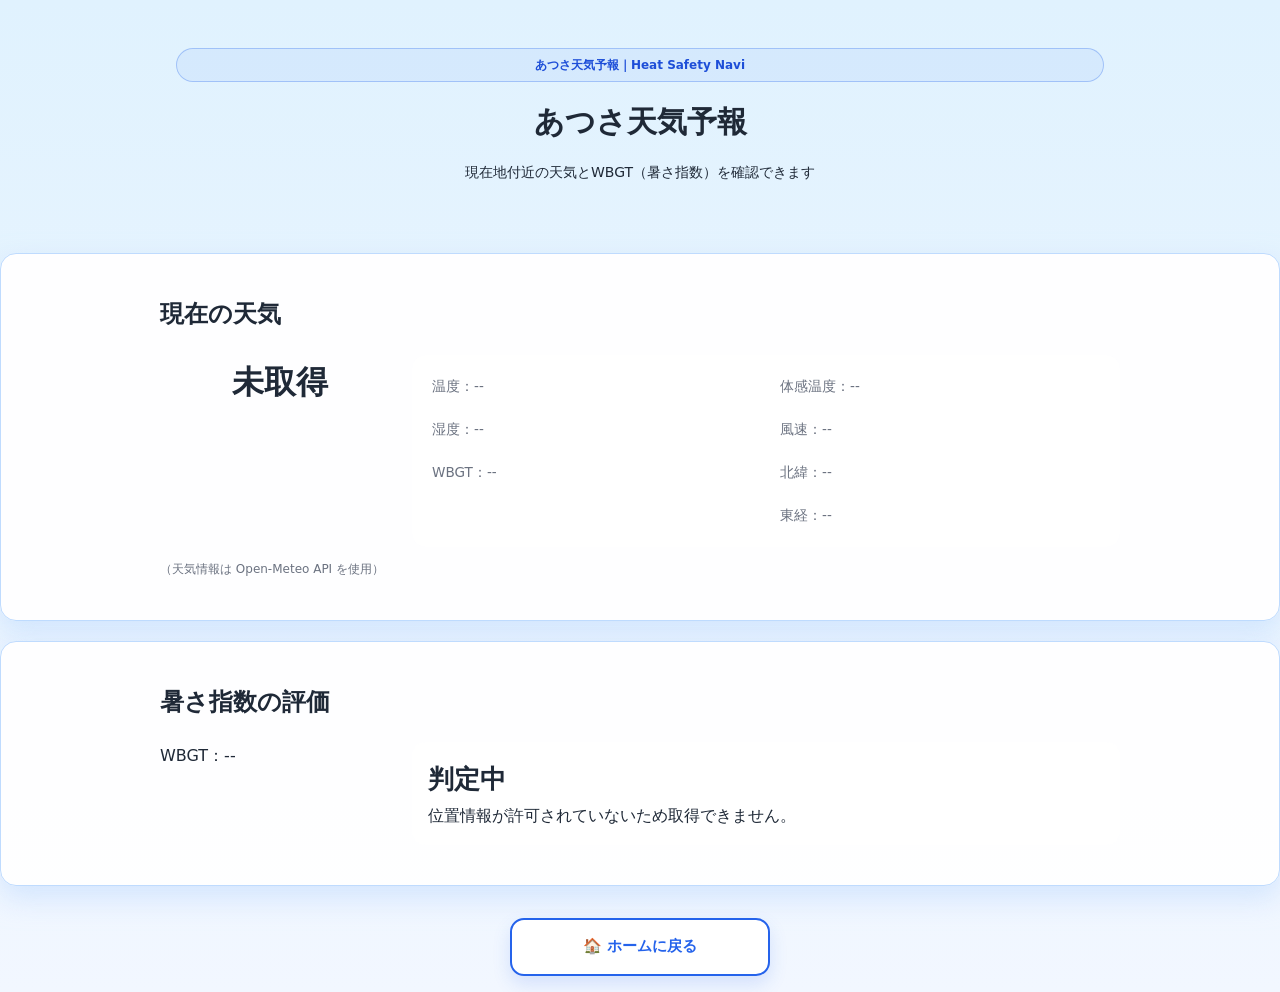
<file: tenki.html>
<!DOCTYPE html>
<html lang="ja">
<head>
  <meta charset="utf-8">
  <meta name="viewport" content="width=device-width, initial-scale=1, viewport-fit=cover">
  <title>あつさ天気予報｜熱中症対策ナビ</title>

  <link rel="manifest" href="manifest.webmanifest">
  <meta name="theme-color" content="#6c63ff">

  <link rel="stylesheet" href="css/tenki.css">

</head>
<body>
  <header class="site-header">
    <div class="container_header">
      <p class="badge">あつさ天気予報｜Heat Safety Navi</p>
      <h1>あつさ天気予報</h1>
      <p class="lead">
        現在地付近の天気とWBGT（暑さ指数）を確認できます
      </p>
    </div>
  </header>

  <main>
    <section class="panel danger">
      <div class="container_panel">
        <h2>現在の天気</h2>

        <div class="Box2">
          <div class="Box2-1">
            <div id="tenki">取得中...</div>
            <div id="emoji" class="emoji-wrap"></div>
          </div>

          <div class="Box2-2">
            <div class="Box2-2-1">
              <div id="ondo">温度：--</div>
              <div id="shitudo">湿度：--</div>
              <div id="wbgt">WBGT：--</div>
            </div>
            <div class="Box2-2-1">
              <div id="taikan">体感温度：--</div>
              <div id="wind">風速：--</div>
              <div id="lat_text">北緯：--</div>
              <div id="lon_text">東経：--</div>
            </div>
          </div>
        </div>

        <div class="Box3">
          （天気情報は Open-Meteo API を使用）
        </div>
      </div>
    </section>

    <section class="panel danger">
      <div class="container_panel">
        <h2>暑さ指数の評価</h2>

        <div class="wbgt-panel">
          <div id="wbgt-sisuu">WBGT：--</div>

          <div class="wbgt-naiyou">
            <div id="shisuu">判定中</div>
            <div id="chuui">位置情報の取得後に表示されます</div>
          </div>
        </div>
      </div>
    </section>

    <div class="center">
      <a href="index.html" class="home-btn">🏠 ホームに戻る</a>
    </div>
  </main>

  <script src="js/tenki.js"></script>
  <script>
    if ("serviceWorker" in navigator) {
      window.addEventListener("load", () => {
        navigator.serviceWorker.register("/sw.js").catch(console.error);
      });
    }
  </script>
</body>
</html>
</file>
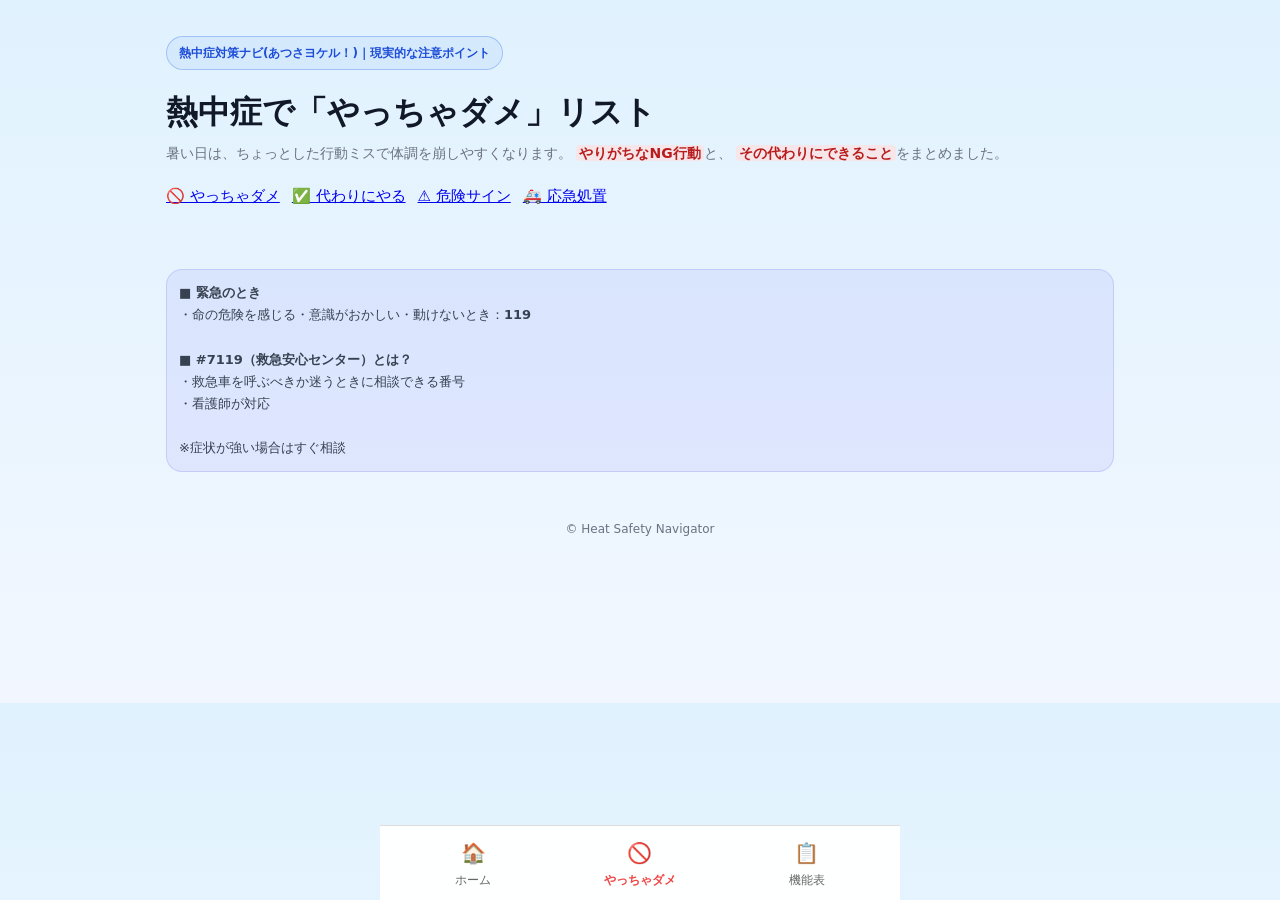
<file: yatyadame.html>
<!doctype html>
<html lang="ja">
<head>
<meta charset="utf-8">
<meta name="viewport" content="width=device-width, initial-scale=1, viewport-fit=cover">
<title>熱中症対策ナビ(あつさヨケル！)</title>
<link rel="stylesheet" href="css/yattyadame.css">
<link rel="icon" type="image/png" href="icons/favicon-16.png">
<link rel="icon" type="image/png" href="icons/favicon-32.png">
<link rel="icon" type="image/png" href="icons/favicon-192.png">
<link rel="apple-touch-icon" href="icons/apple-touch-icon-180.png">
<!-- ▼ ナビ用スタイル追加 -->
<style>

    body{

      padding-bottom: 90px;

    }

    .bottom-nav{

      position: fixed;

      left: 0;

      right: 0;

      bottom: 0;

      max-width: 520px;

      margin: 0 auto;

      display: grid;

      grid-template-columns: repeat(3,1fr);

      padding: 10px;

      background: rgba(255,255,255,0.95);

      border-top: 1px solid #ddd;

      z-index: 100;

    }

    .nav-item{

      text-align: center;

      text-decoration: none;

      color: #666;

      font-size: 12px;

    }

    .nav-item.active{

      color: #ef4444;

      font-weight: bold;

    }

    .nav-icon{

      font-size: 20px;

      display: block;

    }
</style>
</head>
<body>
<header class="site-header">
<div class="container">
<p class="badge">熱中症対策ナビ(あつさヨケル！)｜現実的な注意ポイント</p>
<h1>熱中症で「やっちゃダメ」リスト</h1>
<p class="lead">

暑い日は、ちょっとした行動ミスで体調を崩しやすくなります。
<strong class="highlight">やりがちなNG行動</strong>と、
<strong class="highlight">その代わりにできること</strong>をまとめました。
</p>
<nav class="quick">
<a href="#dont">🚫 やっちゃダメ</a>
<a href="#do">✅ 代わりにやる</a>
<a href="#signs">⚠️ 危険サイン</a>
<a href="#first-aid">🚑 応急処置</a>
</nav>
</div>
</header>
<main class="container">
<!-- （中身はそのままなので省略せず使ってOK） -->
<p class="note">
<strong>■ 緊急のとき</strong><br>

・命の危険を感じる・意識がおかしい・動けないとき：<strong>119</strong><br><br>
<strong>■ #7119（救急安心センター）とは？</strong><br>

・救急車を呼ぶべきか迷うときに相談できる番号<br>

・看護師が対応<br><br>

※症状が強い場合はすぐ相談
</p>
<footer class="footer">
<p>© Heat Safety Navigator</p>
</footer>
</main>
<!-- ================= 下部メニュー ================= -->
<nav class="bottom-nav">
<a href="index.html" class="nav-item">
<span class="nav-icon">🏠</span>

    ホーム
</a>
<a href="#" class="nav-item active">
<span class="nav-icon">🚫</span>

    やっちゃダメ
</a>
<a href="features.html" class="nav-item">
<span class="nav-icon">📋</span>

    機能表
</a>
</nav>
</body>
</html>
</file>
<file: css/style.css>
:root{

  --bg-start: #dff4ff;

  --bg-end: #eadcff;

  --surface: rgba(255,255,255,0.82);

  --surface-strong: rgba(255,255,255,0.92);

  --card-border: rgba(255,255,255,0.75);

  --text-main: #22252f;

  --text-sub: #667085;

  --primary: #6c63ff;

  --primary-2: #4f8df7;

  --primary-soft: #f1efff;

  --danger: #ff6b6b;

  --warning: #ffb347;

  --success: #42c79a;

  --shadow-sm: 0 8px 20px rgba(43, 53, 88, 0.08);

  --shadow-md: 0 14px 35px rgba(43, 53, 88, 0.12);

  --radius-xl: 30px;

  --radius-lg: 24px;

  --radius-md: 18px;

  --radius-sm: 14px;

  --nav-height: 86px;

}

/* ===== BASE ===== */

*{

  box-sizing: border-box;

  -webkit-tap-highlight-color: transparent;

}

html{

  height: 100%;

  font-size: 16px;

}

body{

  margin: 0;

  min-height: 100%;

  font-family: "Segoe UI", "Hiragino Sans", "Yu Gothic UI", sans-serif;

  color: var(--text-main);

  background:

    radial-gradient(circle at top left, rgba(255,255,255,0.6), transparent 35%),

    linear-gradient(180deg, var(--bg-start), var(--bg-end));

  font-size: clamp(14px, 2.5vw, 18px);

}

button,

input,

select,

textarea{

  font: inherit;

}

button{

  border: none;

  background: none;

  cursor: pointer;

}

img{

  max-width: 100%;

  display: block;

}

a{

  text-decoration: none;

  color: inherit;

}

/* ===== LAYOUT ===== */

.app-shell{

  width: 100%;

  max-width: 520px;

  min-height: 100vh;

  margin: 0 auto;

  position: relative;

  padding-bottom: calc(var(--nav-height) + env(safe-area-inset-bottom) + 14px);

  background:

    radial-gradient(circle at top right, rgba(255,255,255,0.45), transparent 30%),

    linear-gradient(180deg, var(--bg-start), var(--bg-end));

}

.topbar{

  padding: 18px;

  position: sticky;

  top: 0;

  z-index: 20;

  background: linear-gradient(

    180deg,

    rgba(223,244,255,0.9) 0%,

    rgba(223,244,255,0.72) 60%,

    rgba(223,244,255,0) 100%

  );

  backdrop-filter: blur(10px);

}

.main-content{

  padding: 8px 18px 22px;

}

/* ===== BRAND ===== */

.brand{

  display: flex;

  align-items: center;

  gap: 12px;

  padding: 14px 16px;

  border-radius: 24px;

  background: rgba(255,255,255,0.72);

  border: 1px solid rgba(255,255,255,0.86);

  box-shadow: var(--shadow-sm);

}

.brand-logo{

  width: 52px;

  height: 52px;

  border-radius: 18px;

  display: grid;

  place-items: center;

  font-size: 24px;

  color: #fff;

  background: linear-gradient(135deg, var(--primary), var(--primary-2));

}

.brand h1{

  margin: 0;

  font-size: 20px;

  font-weight: 800;

}

.brand p{

  margin: 4px 0 0;

  font-size: 13px;

  color: var(--text-sub);

}

/* ===== SCREEN ===== */

.screen{

  display: none;

  animation: fadeIn 0.22s ease;

}

.screen.active{

  display: block;

}

@keyframes fadeIn{

  from{

    opacity: 0;

    transform: translateY(4px);

  }

  to{

    opacity: 1;

    transform: translateY(0);

  }

}

/* ===== HERO ===== */

.hero-card{

  border-radius: var(--radius-xl);

  padding: 24px;

  color: #fff;

  background: linear-gradient(135deg, var(--primary-2), var(--primary));

  box-shadow: var(--shadow-md);

}

.hero-badge{

  display: inline-flex;

  align-items: center;

  gap: 6px;

  min-height: 28px;

  padding: 6px 12px;

  margin-bottom: 10px;

  border-radius: 999px;

  background: rgba(255,255,255,0.16);

  border: 1px solid rgba(255,255,255,0.16);

  font-size: 12px;

  font-weight: 700;

  letter-spacing: 0.03em;

}

.hero-time{

  font-size: 14px;

  color: rgba(255,255,255,0.92);

  font-weight: 700;

  margin-bottom: 10px;

  letter-spacing: 0.4px;

}

.hero-card h2{

  margin: 0 0 10px;

  font-size: 24px;

  line-height: 1.3;

  font-weight: 800;

}

.hero-card p{

  margin: 0;

  font-size: 14px;

  line-height: 1.7;

  color: rgba(255,255,255,0.94);

}

/* ===== SECTION TITLE ===== */

.section-title{

  margin: 6px 0 16px;

  font-size: clamp(20px, 5vw, 28px);

  line-height: 1.25;

  font-weight: 800;

  letter-spacing: 0.01em;

}

/* ===== CARD LIST ===== */

.card-list{

  display: grid;

  gap: 14px;

  margin-top: 18px;

}

.feature-wide-card{

  display: flex;

  align-items: center;

  gap: 14px;

  padding: 18px;

  border-radius: 24px;

  background: var(--surface);

  border: 1px solid var(--card-border);

  box-shadow: var(--shadow-sm);

  backdrop-filter: blur(12px);

  transition: transform 0.18s ease, box-shadow 0.18s ease, background 0.18s ease;

}

.feature-wide-card:hover{

  box-shadow: var(--shadow-md);

  background: var(--surface-strong);

}

.feature-wide-card:active{

  transform: scale(0.985);

}

.feature-wide-card .emoji{

  width: 50px;

  height: 50px;

  flex-shrink: 0;

  display: grid;

  place-items: center;

  font-size: 24px;

  border-radius: 18px;

  background: linear-gradient(135deg, #f5f3ff, #e7f0ff);

}

.feature-wide-card .label{

  font-size: 18px;

  line-height: 1.4;

  font-weight: 700;

  color: #2c3140;

}

/* ===== FEATURE GRID ===== */

.feature-grid{

  display: grid;

  grid-template-columns: repeat(2, minmax(0, 1fr));

  gap: 14px;

}

.feature-card{

  min-height: 158px;

  padding: 18px 14px;

  border-radius: 26px;

  background: var(--surface);

  border: 1px solid var(--card-border);

  box-shadow: var(--shadow-sm);

  display: flex;

  flex-direction: column;

  align-items: center;

  justify-content: center;

  text-align: center;

  backdrop-filter: blur(12px);

  transition: transform 0.18s ease, box-shadow 0.18s ease, background 0.18s ease;

}

.feature-card:hover{

  background: var(--surface-strong);

  box-shadow: var(--shadow-md);

}

.feature-card:active{

  transform: scale(0.985);

}

.feature-card .icon,

.feature-card .emoji{

  width: 62px;

  height: 62px;

  display: grid;

  place-items: center;

  border-radius: 20px;

  margin-bottom: 12px;

  font-size: 34px;

  background: linear-gradient(135deg, #f4f0ff, #ebf7ff);

}

.feature-card .title,

.feature-card .label{

  font-size: clamp(15px, 3.8vw, 19px);

  line-height: 1.35;

  font-weight: 800;

  color: #6a57bb;

  word-break: keep-all;

}

/* ===== COMMON CARD ===== */

.card{

  background: var(--surface);

  border: 1px solid var(--card-border);

  border-radius: 24px;

  box-shadow: var(--shadow-sm);

  backdrop-filter: blur(12px);

  padding: 18px 16px;

}

.card + .card{

  margin-top: 14px;

}

.status-card{

  border-radius: 24px;

  padding: 18px 16px;

  background: linear-gradient(135deg, #fff8ec, #fff1f1);

  border: 1px solid rgba(255,255,255,0.7);

  box-shadow: var(--shadow-sm);

}

.status-card h3{

  margin: 0 0 8px;

  font-size: 18px;

  font-weight: 800;

}

.status-card p{

  margin: 0;

  font-size: 14px;

  line-height: 1.7;

  color: var(--text-sub);

}

/* ===== BOTTOM NAV ===== */

.bottom-nav{

  position: fixed;

  bottom: 0;

  left: 0;

  right: 0;

  z-index: 30;

  max-width: 520px;

  margin: auto;

  display: grid;

  grid-template-columns: repeat(3, 1fr);

  gap: 8px;

  padding: 10px 12px calc(10px + env(safe-area-inset-bottom));

  background: rgba(255,255,255,0.9);

  backdrop-filter: blur(16px);

  border-top: 1px solid rgba(50, 60, 90, 0.08);

  box-shadow: 0 -8px 30px rgba(43,53,88,0.06);

}

.nav-item{

  min-height: 58px;

  border-radius: 18px;

  display: flex;

  flex-direction: column;

  align-items: center;

  justify-content: center;

  gap: 4px;

  color: #5f6475;

  transition: background 0.18s ease, color 0.18s ease, transform 0.18s ease;

  text-align: center;

  padding: 10px;

}

.nav-item.active{

  background: var(--primary-soft);

  color: var(--primary);

  font-weight: 800;

}

.nav-item:active{

  transform: scale(0.97);

}

.nav-icon{

  font-size: 20px;

  line-height: 1;

}

.nav-text{

  font-size: 12px;

  line-height: 1;

  letter-spacing: 0.01em;

}

/* ===== SPLASH ===== */

.splash-screen{

  position: fixed;

  inset: 0;

  z-index: 9999;

  display: flex;

  align-items: center;

  justify-content: center;

  background: linear-gradient(135deg, var(--primary), var(--primary-2));

  transition: opacity .45s ease;

}

.splash-screen.hide{

  opacity: 0;

  pointer-events: none;

}

.splash-inner{

  text-align: center;

  color: #fff;

}

.splash-logo{

  width: 110px;

  height: 110px;

  margin: 0 auto 18px;

  border-radius: 24px;

  background: #fff;

  padding: 12px;

  box-shadow: 0 14px 32px rgba(0,0,0,.2);

}

.splash-title{

  font-size: 26px;

  font-weight: 800;

}

.splash-subtitle{

  font-size: 14px;

  opacity: .9;

}

/* ===== OTHER ===== */

.hidden{

  display: none !important;

}

/* ===== RESPONSIVE ===== */

@media (max-width: 360px){

  .brand h1{

    font-size: 20px;

  }

  .hero-card h2{

    font-size: 24px;

  }

  .feature-wide-card .label{

    font-size: 16px;

  }

  .feature-card{

    min-height: 144px;

    border-radius: 22px;

  }

  .feature-card .title,

  .feature-card .label{

    font-size: 14px;

  }

}

@media (min-width: 768px){

  body{

    padding: 18px 0;

    font-size: 16px;

  }

  .app-shell{

    border-radius: 34px;

    overflow: hidden;

    min-height: calc(100vh - 36px);

    box-shadow: 0 18px 60px rgba(43,53,88,0.14);

  }

  .main-content{

    padding: 10px 20px 24px;

  }

  .feature-grid{

    grid-template-columns: repeat(3, minmax(0, 1fr));

  }

  .bottom-nav{

    border-radius: 22px 22px 0 0;

  }

}
 .brand-logo img{
  width: 100%;
  height: 100%;
  object-fit:contain;
}

.hero-region{
 margin: 0 0 12px;
 font-size: 14px;
 font-weight: 700;
 color: rgba(255,255,255,0.92);
 line-height: 1.4;
}
</file>
<file: css/emergency.css>
:root {
  --bg: #f7fbff;
  --bg-grad-top: #e0f2fe;
  --bg-grad-bottom: #f8fbff;
  --card: #ffffff;
  --text: #1f2937;
  --muted: #6b7280;
  --border: #dbeafe;
  --primary: #2563eb;
  --primary-soft: #dbeafe;
  --primary-soft-2: #eff6ff;
  --shadow: 0 8px 24px rgba(15, 23, 42, 0.08);
  --radius: 16px;
  --max: 640px;
  --nav-height: 86px;
}

* {
  box-sizing: border-box;
  -webkit-tap-highlight-color: transparent;
}

html {
  -webkit-text-size-adjust: 100%;
}

body {
  margin: 0;
  font-family: system-ui, -apple-system, BlinkMacSystemFont, "Segoe UI",
    "Hiragino Sans", "Yu Gothic", sans-serif;
  color: var(--text);
  background: linear-gradient(180deg, var(--bg-grad-top) 0%, var(--bg-grad-bottom) 100%);
}

img {
  display: block;
  max-width: 100%;
}

button,
input,
textarea {
  font: inherit;
}

.app-shell {
  min-height: 100vh;
  padding-bottom: calc(var(--nav-height) + env(safe-area-inset-bottom) + 18px);
}

/* ===== ヘッダー ===== */
.site-header {
  padding: 16px 14px;
  background: rgba(255, 255, 255, 0.88);
  border-bottom: 1px solid #cfe4ff;
  backdrop-filter: blur(10px);
  -webkit-backdrop-filter: blur(10px);
}

.header-inner {
  max-width: var(--max);
  margin: 0 auto;
  display: flex;
  align-items: center;
  gap: 12px;
}

.site-logo {
  flex-shrink: 0;
}

.site-logo img {
  width: 64px;
  height: 64px;
  object-fit: contain;
  border-radius: 16px;
}

.header-text {
  min-width: 0;
}

.header-text h1 {
  margin: 0 0 4px;
  font-size: 1.4rem;
  line-height: 1.35;
}

.header-text .lead {
  margin: 0;
  font-size: 0.92rem;
  line-height: 1.65;
  color: #4b5563;
}

/* ===== コンテナ ===== */
.container {
  max-width: var(--max);
  margin: 16px auto 0;
  padding: 0 12px 24px;
}

/* ===== カード ===== */
.card {
  background: var(--card);
  border: 1px solid rgba(191, 219, 254, 0.9);
  border-radius: var(--radius);
  padding: 16px;
  box-shadow: var(--shadow);
  margin-bottom: 12px;
}

.label {
  margin: 0 0 10px;
  font-size: 0.85rem;
  font-weight: 800;
  color: #0369a1;
  letter-spacing: 0.01em;
}

/* ===== ボタングリッド ===== */
.action-grid {
  display: grid;
  grid-template-columns: repeat(2, minmax(0, 1fr));
  gap: 10px;
  margin: 12px 0 14px;
}

.action-btn {
  appearance: none;
  border: none;
  border-radius: 14px;
  padding: 14px 12px;
  font-size: 14px;
  font-weight: 800;
  color: #1d4ed8;
  background: var(--primary-soft);
  box-shadow: 0 4px 10px rgba(37, 99, 235, 0.08);
  cursor: pointer;
  transition: transform 0.15s ease, background 0.15s ease, color 0.15s ease, box-shadow 0.15s ease;
}

.action-btn:hover {
  background: #bfdbfe;
}

.action-btn:active {
  transform: scale(0.97);
}

.action-btn:focus-visible {
  outline: 3px solid rgba(37, 99, 235, 0.22);
  outline-offset: 2px;
}

.action-btn.is-active {
  background: var(--primary);
  color: #ffffff;
  box-shadow: 0 10px 18px rgba(37, 99, 235, 0.22);
}

/* ===== 結果表示 ===== */
.action-result {
  min-height: 120px;
  margin-top: 14px;
  padding: 14px;
  border-radius: 14px;
  background: var(--primary-soft-2);
  border: 1px solid #cfe4ff;
  font-size: 14px;
  line-height: 1.8;
  color: #0f172a;
}

/* ===== リスト ===== */
.advice-list {
  margin: 4px 0 0;
  padding-left: 1.2rem;
  font-size: 0.92rem;
  line-height: 1.8;
}

.advice-list li {
  margin-bottom: 6px;
}

/* ===== 注意 ===== */
.note {
  margin-top: 16px;
  padding: 14px;
  background: #f0f9ff;
  border: 1px solid #d9ecff;
  border-radius: 14px;
  font-size: 0.88rem;
  line-height: 1.8;
  color: #0f172a;
}

.note h2 {
  margin: 0 0 8px;
  font-size: 1rem;
  line-height: 1.4;
}

/* ===== 下部ナビ ===== */
.bottom-nav {
  position: fixed;
  left: 0;
  right: 0;
  bottom: 0;
  z-index: 1000;
  width: 100%;
  max-width: 520px;
  margin: 0 auto;
  display: grid;
  grid-template-columns: repeat(3, 1fr);
  gap: 8px;
  padding: 10px 12px calc(10px + env(safe-area-inset-bottom));
  background: rgba(255, 255, 255, 0.94);
  border-top: 1px solid rgba(59, 130, 246, 0.12);
  backdrop-filter: blur(14px);
  -webkit-backdrop-filter: blur(14px);
  box-shadow: 0 -8px 24px rgba(15, 23, 42, 0.06);
}

.nav-item {
  min-height: 58px;
  border-radius: 18px;
  display: flex;
  flex-direction: column;
  align-items: center;
  justify-content: center;
  gap: 4px;
  text-decoration: none;
  color: #64748b;
  transition: background 0.18s ease, color 0.18s ease, transform 0.18s ease;
}

.nav-item:visited,
.nav-item:hover,
.nav-item:active {
  text-decoration: none;
}

.nav-item.active {
  background: var(--primary-soft);
  color: var(--primary);
  font-weight: 800;
}

.nav-item:active {
  transform: scale(0.97);
}

.nav-icon {
  font-size: 20px;
  line-height: 1;
}

.nav-text {
  font-size: 12px;
  line-height: 1;
  letter-spacing: 0.01em;
}

/* ===== フッター ===== */
.site-footer {
  text-align: center;
  font-size: 0.75rem;
  color: #667085;
  padding: 8px 0 18px;
}

/* ===== スマホ ===== */
@media (max-width: 480px) {
  .site-header {
    padding: 14px 12px;
  }

  .header-inner {
    gap: 10px;
    align-items: center;
  }

  .site-logo img {
    width: 52px;
    height: 52px;
  }

  .header-text h1 {
    font-size: 1.2rem;
  }

  .header-text .lead {
    font-size: 0.85rem;
    line-height: 1.6;
  }

  .container {
    padding: 0 10px 24px;
  }

  .card {
    padding: 14px;
    border-radius: 14px;
  }

  .action-grid {
    grid-template-columns: 1fr;
  }

  .action-btn {
    padding: 13px 12px;
  }

  .action-result {
    min-height: 140px;
    font-size: 13px;
  }

  .nav-text {
    font-size: 11px;
  }
}
</file>
<file: css/omikuji.css>
/* 全体 */

body {

  margin: 0;

  font-family: system-ui, -apple-system, BlinkMacSystemFont, "Segoe UI", sans-serif;

  background: linear-gradient(180deg, #e0f3ff, #ffffff);

  color: #333;

}

/* ===== ヘッダー ===== */

.site-header {

  padding: 16px;

  background: rgba(255, 255, 255, 0.85);

  border-bottom: 1px solid #cfe4ff;

}

/* 横並び */

.header-inner {

  max-width: 640px;

  margin: 0 auto;

  display: flex;

  align-items: center;

  gap: 12px;

}

/* ロゴ */

.site-logo img {

  display: block;

  width: 64px;

  height: 64px;

}

/* テキスト */

.header-text h1 {

  margin: 0 0 4px;

  font-size: 1.4rem;

}

.header-text .lead {

  margin: 0;

  font-size: 0.9rem;

}

/* ===== スマホ対応 ===== */

@media (max-width: 480px) {

  .header-inner {

    flex-direction: row;

    align-items: center;

    justify-content: flex-start;

    padding: 0 8px;

  }

  .site-logo img {

    width: 52px;

    height: 52px;

  }

  .header-text h1 {

    font-size: 1.2rem;

  }

}

/* ===== コンテンツ ===== */

.container {

  max-width: 600px;

  margin: 16px auto;

  padding: 0 12px 24px;

}

/* カード */

.card {

  background: #ffffff;

  border-radius: 12px;

  padding: 16px;

  box-shadow: 0 4px 12px rgba(0, 80, 160, 0.08);

  margin-bottom: 12px;

}

/* 情報表示 */

.location-info,

.temp-info {

  font-size: 0.9rem;

  margin: 4px 0;

}

/* ===== ボタン ===== */

.btn-main {

  display: block;

  width: 80%;

  max-width: 320px;

  margin: 0 auto 16px;

  padding: 14px 24px;

  font-size: 1.15rem;

  border-radius: 999px;

  border: none;

  cursor: pointer;

  background: #4daaf5;

  color: #fff;

  font-weight: bold;

}

.btn-main:disabled {

  opacity: 0.6;

  cursor: default;

}

.btn-main:active {

  transform: scale(0.97);

}

/* ===== 結果 ===== */

.result-box {

  margin-top: 8px;

  padding-top: 12px;

  border-top: 1px dashed #b3d7ff;

  text-align: center;

}

.label {

  font-size: 0.85rem;

  color: #0070c9;

  margin-bottom: 4px;

}

.result-name {

  font-size: 1.3rem;

  font-weight: bold;

  margin: 4px 0 8px;

}

/* ===== アドバイス ===== */

.advice-box {

  margin-top: 8px;

  text-align: left;

}

.advice-list {

  padding-left: 1.2rem;

  margin: 4px 0;

  font-size: 0.9rem;

}

.advice-list li {

  margin-bottom: 4px;

}

/* ===== 説明 ===== */

.note {

  margin-top: 16px;

  padding: 12px;

  background: #f2f8ff;

  border-radius: 10px;

  font-size: 0.85rem;

}

.note h2 {

  margin-top: 0;

  font-size: 1rem;

}

/* ===== フッター ===== */

.site-footer {

  text-align: center;

  font-size: 0.75rem;

  padding: 8px 0 16px;

  color: #666;

}

/* ユーティリティ */

.hidden {

  display: none;

}
</file>
<file: css/prevention.css>
* {
  box-sizing: border-box;
}

html {
  -webkit-text-size-adjust: 100%;
}

body {
  margin: 0;
  font-family: system-ui, -apple-system, BlinkMacSystemFont, "Segoe UI", sans-serif;
  background: linear-gradient(180deg, #e0f3ff, #ffffff);
  color: #333;
}

.app-shell {
  min-height: calc(100vh - 48px);
  padding-bottom: 88px;
}

.site-header {
  padding: 16px;
  background: rgba(255, 255, 255, 0.85);
  border-bottom: 1px solid #cfe4ff;
  backdrop-filter: blur(8px);
  -webkit-backdrop-filter: blur(8px);
}

.header-inner {
  max-width: 640px;
  margin: 0 auto;
  display: flex;
  align-items: center;
  gap: 12px;
}

.site-logo img {
  display: block;
  width: 64px;
  height: 64px;
  object-fit: contain;
  border-radius: 14px;
}

.header-text h1 {
  margin: 0 0 4px;
  font-size: 1.4rem;
  line-height: 1.35;
}

.header-text .lead {
  margin: 0;
  font-size: 0.9rem;
  line-height: 1.6;
}

.container {
  max-width: 600px;
  margin: 16px auto;
  padding: 0 12px 24px;
}

.card {
  background: #ffffff;
  border-radius: 12px;
  padding: 16px;
  box-shadow: 0 4px 12px rgba(0, 80, 160, 0.08);
  margin-bottom: 12px;
}

.label {
  font-size: 0.85rem;
  color: #0070c9;
  margin: 0 0 10px;
  font-weight: 700;
}

.action-grid {
  display: grid;
  grid-template-columns: repeat(2, 1fr);
  gap: 10px;
  margin-top: 12px;
  margin-bottom: 14px;
}

.action-btn {
  padding: 14px;
  border: none;
  border-radius: 12px;
  font-weight: 700;
  font-size: 14px;
  background: #dbeafe;
  color: #1d4ed8;
  cursor: pointer;
  transition: 0.2s;
}

.action-btn:hover {
  background: #bfdbfe;
}

.action-btn:active {
  transform: scale(0.96);
}

.action-btn.is-active {
  background: #2563eb;
  color: #fff;
}

.action-result {
  margin-top: 14px;
  padding: 12px;
  border-radius: 10px;
  background: #f0f9ff;
  border: 1px solid #cfe4ff;
  font-size: 14px;
  line-height: 1.7;
  min-height: 120px;
}

.advice-list {
  padding-left: 1.2rem;
  margin: 4px 0 0;
  font-size: 0.9rem;
  line-height: 1.7;
}

.advice-list li {
  margin-bottom: 6px;
}

.note {
  margin-top: 16px;
  padding: 12px;
  background: #f2f8ff;
  border-radius: 10px;
  font-size: 0.85rem;
  line-height: 1.7;
  border: 1px solid #d9ecff;
}

.note h2 {
  margin: 0 0 8px;
  font-size: 1rem;
}

.bottom-nav {
  position: fixed;
  left: 0;
  right: 0;
  bottom: 0;
  display: flex;
  justify-content: space-around;
  gap: 8px;
  padding: 10px 10px calc(10px + env(safe-area-inset-bottom));
  background: rgba(255, 255, 255, 0.95);
  border-top: 1px solid #dbeafe;
  backdrop-filter: blur(10px);
  -webkit-backdrop-filter: blur(10px);
  z-index: 1000;
}

.nav-item {
  flex: 1;
  text-decoration: none;
  color: #64748b;
  display: flex;
  flex-direction: column;
  align-items: center;
  justify-content: center;
  gap: 4px;
  padding: 8px 6px;
  border-radius: 12px;
  transition: 0.2s;
  min-height: 56px;
}

.nav-item.active {
  background: #e0f2fe;
  color: #0369a1;
  font-weight: 700;
}

.nav-icon {
  font-size: 1.2rem;
  line-height: 1;
}

.nav-text {
  font-size: 0.75rem;
  line-height: 1.2;
}

.site-footer {
  text-align: center;
  font-size: 0.75rem;
  padding: 8px 0 16px;
  color: #666;
}

@media (max-width: 480px) {
  .header-inner {
    align-items: center;
    padding: 0 4px;
  }

  .site-logo img {
    width: 52px;
    height: 52px;
  }

  .header-text h1 {
    font-size: 1.2rem;
  }

  .header-text .lead {
    font-size: 0.85rem;
  }

  .action-grid {
    grid-template-columns: 1fr;
  }

  .action-btn {
    font-size: 14px;
    padding: 13px;
  }

  .action-result {
    min-height: 140px;
  }

  .nav-text {
    font-size: 0.72rem;
  }
}
</file>
<file: css/quiz.css>
:root{

  --bg:#f2f7ff;

  --card:#ffffff;

  --text:#1f2937;

  --muted:#6b7280;

  --border:#d1d5db;

  --primary:#2563eb;

  --primary-soft:#dbeafe;

  --radius:16px;

  --shadow:0 8px 20px rgba(15,23,42,.08);

  --max:960px;

  --nav-height:86px;

}

/* Reset & Base */

*{

  box-sizing:border-box;

  -webkit-tap-highlight-color:transparent;

}

body.quiz-page{

  margin:0;

  font-family:system-ui,-apple-system,"Segoe UI",Roboto,"Noto Sans JP","Hiragino Sans","Yu Gothic",sans-serif;

  color:var(--text);

  line-height:1.7;

  background:linear-gradient(180deg, #e0f2fe 0%, #f2f7ff 100%);

  padding-bottom:calc(var(--nav-height) + env(safe-area-inset-bottom) + 16px);

}

/* Layout */

.container{

  max-width:var(--max);

  margin:0 auto;

  padding:0 16px 32px;

}

/* Header */

.site-header{

  padding:28px 0 12px;

  text-align:center;

}

.badge{

  display:inline-block;

  font-size:12px;

  font-weight:800;

  padding:6px 12px;

  border-radius:999px;

  background:rgba(37,99,235,.06);

  border:1px solid rgba(37,99,235,.30);

  color:#1d4ed8;

}

.site-header h1{

  margin:14px 0 10px;

  font-size:clamp(22px,4.2vw,30px);

  line-height:1.4;

}

.lead{

  margin:0;

  font-size:14px;

  color:var(--text);

}

.lead-small{

  margin:6px 0 0;

  font-size:12px;

  color:var(--muted);

}

/* Panels */

.panel{

  margin-top:20px;

  padding:18px 20px 22px;

  border-radius:var(--radius);

  background:rgba(255,255,255,.95);

  border:1px solid var(--border);

  box-shadow:var(--shadow);

}

.panel.quiz{

  padding-top:22px;

}

/* ステータス行 */

.status-row{

  display:flex;

  justify-content:space-between;

  font-size:14px;

  margin-bottom:10px;

  color:var(--text);

}

/* Progress bar */

.progress-wrap{

  height:10px;

  width:100%;

  border-radius:999px;

  background:#e5e7eb;

  overflow:hidden;

  margin-bottom:14px;

}

.progress-bar{

  height:100%;

  width:0%;

  background:var(--primary);

  transition:width .3s ease;

}

/* 問題文 */

.q-title{

  margin:0 0 8px;

  font-size:18px;

  font-weight:700;

}

.q-text{

  margin:0 0 12px;

  font-size:14px;

  color:var(--text);

}

/* スタート画面用 */

.start-points{

  margin:0 0 16px;

  padding-left:20px;

  font-size:14px;

  color:var(--text);

}

.start-points li{

  margin:4px 0;

}

/* ボタン共通 */

.btn-next{

  display:block;

  width:fit-content;

  margin:10px auto 0;

  padding:20px 30px;

  font-size:15px;

  font-weight:700;

  border-radius:999px;

  border:none;

  cursor:pointer;

  background:#2563eb;

  color:#ffffff;

  box-shadow:0 8px 20px rgba(37,99,235,.35);

  transition:.2s ease;

}

.btn-next.small{

  padding:10px 18px;

  font-size:14px;

  vertical-align:middle;

}

.btn-next:hover{

  background:#1d4ed8;

  transform:translateY(-2px);

  box-shadow:0 12px 26px rgba(37,99,235,.45);

}

.btn-next:active{

  transform:translateY(0);

  box-shadow:0 6px 16px rgba(37,99,235,.40);

}

/* 選択肢 */

.choices-area{

  display:flex;

  flex-direction:column;

  gap:8px;

  margin-top:4px;

}

.choice-btn{

  display:flex;

  align-items:flex-start;

  gap:8px;

  width:100%;

  border-radius:12px;

  border:1px solid var(--border);

  background:#ffffff;

  padding:10px 12px;

  text-align:left;

  font-size:14px;

  cursor:pointer;

  box-shadow:0 4px 10px rgba(15,23,42,.06);

  transition:.2s ease;

}

.choice-btn:hover{

  background:#eff6ff;

  border-color:var(--primary);

}

.choice-label{

  display:inline-block;

  min-width:1.8em;

  font-weight:700;

  color:#4f46e5;

}

.choice-text{

  flex:1;

  white-space:normal;

  word-break:break-word;

}

.choice-btn.correct{

  border-color:#16a34a;

  background:#dcfce7;

}

.choice-btn.wrong{

  border-color:#b91c1c;

  background:#fee2e2;

}

.choice-btn.disabled{

  opacity:.8;

  cursor:default;

  pointer-events:none;

}

/* 解説 */

.result-box{

  margin-top:14px;

  padding:10px 12px;

  border-radius:12px;

  font-size:13px;

  line-height:1.6;

  border:1px solid #e5e7eb;

  background:#f9fafb;

}

.result-box .title{

  font-weight:700;

  margin-bottom:4px;

}

.result-ok{

  border-color:#bbf7d0;

  background:#f0fdf4;

}

.result-ng{

  border-color:#fecaca;

  background:#fef2f2;

}

/* スタンプ */

.stamp-area{

  min-height:34px;

  margin-top:10px;

  font-size:24px;

  font-weight:700;

  text-align:center;

}

.stamp{

  display:inline-block;

  transform:scale(0.2);

  animation:stamp-pop .35s ease-out forwards;

}

@keyframes stamp-pop{

  0%{ transform:scale(0.2) rotate(-10deg); opacity:0; }

  70%{ transform:scale(1.1) rotate(3deg); opacity:1; }

  100%{ transform:scale(1) rotate(0); opacity:1; }

}

/* Footer */

.footer{

  margin-top:32px;

  text-align:center;

  font-size:12px;

  color:var(--muted);

}

.footer-note{

  margin-top:4px;

  font-size:11px;

  color:var(--muted);

}

/* ===== 下部ナビ ===== */

.bottom-nav{

  position:fixed;

  left:0;

  right:0;

  bottom:0;

  z-index:50;

  width:100%;

  max-width:520px;

  margin:0 auto;

  display:grid;

  grid-template-columns:repeat(3,1fr);

  gap:8px;

  padding:10px 12px calc(10px + env(safe-area-inset-bottom));

  background:rgba(255,255,255,0.9);

  backdrop-filter:blur(16px);

  border-top:1px solid rgba(50,60,90,0.08);

  box-shadow:0 -8px 30px rgba(43,53,88,0.06);

}

.nav-item{

  min-height:58px;

  border-radius:18px;

  display:flex;

  flex-direction:column;

  align-items:center;

  justify-content:center;

  gap:4px;

  color:#5f6475;

  transition:background .18s ease, color .18s ease, transform .18s ease;

}

.nav-item.active{

  background:var(--primary-soft);

  color:var(--primary);

  font-weight:800;

}

.nav-item:active{

  transform:scale(0.97);

}

.nav-icon{

  font-size:20px;

  line-height:1;

}

.nav-text{

  font-size:12px;

  line-height:1;

  letter-spacing:0.01em;

}

/* Accessibility */

.btn-next:focus-visible,

.choice-btn:focus-visible,

.nav-item:focus-visible{

  outline:3px solid rgba(37,99,235,.45);

  outline-offset:3px;

}

/* Responsive */

@media(max-width:600px){

  .panel{

    padding:16px 14px 18px;

  }

  .choice-btn{

    font-size:13px;

  }

  .site-header h1{

    font-size:22px;

  }

  .lead{

    font-size:13px;

  }

}

@media (hover:none){

  .btn-next:hover,

  .choice-btn:hover{

    transform:none;

    box-shadow:inherit;

  }

}

@media (prefers-reduced-motion: reduce){

  .progress-bar,

  .btn-next,

  .choice-btn,

  .stamp,

  .nav-item{

    transition:none !important;

    animation:none !important;

  }

}
.btn-wrap{
  display:flex;
  gap:8px;
  flex-wrap:wrap;
  margin-top:8px;
}
a,
a:visited,
a:hover,
a:active{
  text-decoration: none;
  color: inherit;
}
</file>
<file: css/settings.css>
:root{

  --bg-start:#dff4ff;

  --bg-end:#eadcff;

  --surface:rgba(255,255,255,0.84);

  --surface-strong:rgba(255,255,255,0.94);

  --card-border:rgba(255,255,255,0.78);

  --text-main:#22252f;

  --text-sub:#667085;

  --primary:#6c63ff;

  --primary-2:#4f8df7;

  --primary-soft:#f1efff;

  --shadow-sm:0 8px 20px rgba(43,53,88,0.08);

  --shadow-md:0 14px 35px rgba(43,53,88,0.12);

  --radius-xl:30px;

  --radius-lg:24px;

  --radius-md:18px;

  --radius-sm:14px;

  --nav-height:86px;

}

*{

  box-sizing:border-box;

  -webkit-tap-highlight-color:transparent;

}

html{

  height:100%;

  font-size:16px;

}

body{

  margin:0;

  min-height:100%;

  font-family:"Segoe UI","Hiragino Sans","Yu Gothic UI",sans-serif;

  color:var(--text-main);

  background:

    radial-gradient(circle at top left, rgba(255,255,255,0.6), transparent 35%),

    linear-gradient(180deg,var(--bg-start),var(--bg-end));

  -webkit-text-size-adjust:100%;

  text-size-adjust:100%;

  font-size:clamp(14px,2.5vw,18px);

}

button,

input,

select,

textarea{

  font:inherit;

}

button{

  border:none;

  background:none;

  cursor:pointer;

}

img{

  max-width:100%;

  display:block;

}

a,

a:visited,

a:hover,

a:active{

  text-decoration:none;

  color:inherit;

}

/* ===== レイアウト ===== */

.app-shell{

  width:100%;

  max-width:520px;

  min-height:100vh;

  margin:0 auto;

  position:relative;

  padding-bottom:calc(var(--nav-height) + env(safe-area-inset-bottom) + 14px);

  background:

    radial-gradient(circle at top right, rgba(255,255,255,0.45), transparent 30%),

    linear-gradient(180deg,var(--bg-start),var(--bg-end));

}

.topbar{

  padding:18px 18px 10px;

  position:sticky;

  top:0;

  z-index:20;

  background:linear-gradient(

    180deg,

    rgba(223,244,255,0.9) 0%,

    rgba(223,244,255,0.72) 60%,

    rgba(223,244,255,0) 100%

  );

  backdrop-filter:blur(10px);

}

.main-content{

  padding:8px 18px 22px;

}

/* ===== ブランド ===== */

.brand{

  display:flex;

  align-items:center;

  gap:12px;

  padding:14px 16px;

  border-radius:24px;

  background:rgba(255,255,255,0.72);

  border:1px solid rgba(255,255,255,0.86);

  box-shadow:var(--shadow-sm);

}

.brand-logo{

  width:52px;

  height:52px;

  border-radius:18px;

  display:grid;

  place-items:center;

  font-size:24px;

  color:#fff;

  background:linear-gradient(135deg,var(--primary),var(--primary-2));

  box-shadow:0 10px 18px rgba(108,99,255,0.28);

  flex-shrink:0;

  overflow:hidden;

}

.brand-logo img{

  width:100%;

  height:100%;

  object-fit:cotain;

}

.brand h1{

  margin:0;

  font-size:clamp(18px,4.5vw,24px);

  line-height:1.2;

  font-weight:800;

  letter-spacing:0.01em;

}

.brand p{

  margin:4px 0 0;

  font-size:clamp(12px,3vw,14px);

  color:var(--text-sub);

  line-height:1.4;

}

/* ===== 見出し ===== */

.section-title{

  margin:6px 0 16px;

  font-size:clamp(20px,5vw,28px);

  line-height:1.25;

  font-weight:800;

  letter-spacing:0.01em;

}

/* ===== 設定カード ===== */

.settings-card,

.info-card{

  background:var(--surface);

  border:1px solid var(--card-border);

  box-shadow:var(--shadow-sm);

  border-radius:24px;

  padding:18px 16px;

  backdrop-filter:blur(12px);

}

.settings-card{

  display:grid;

  gap:0;

}

.setting-row{

  width:100%;

  display:grid;

  grid-template-columns:minmax(0,1fr) auto;

  align-items:center;

  column-gap:14px;

  padding:16px 10px;

  border:none;

  border-bottom:1px solid rgba(102,112,133,0.14);

  background:transparent;

  text-align:left;

}

.setting-row:last-child{

  border-bottom:none;

  padding-bottom:14px;

}

button.setting-row{

  cursor:pointer;

}

button.setting-row:hover,

.setting-row:hover{

  background:#f5f6ff;

  border-radius:12px;

}

button.setting-row:active{

  transform:scale(0.98);

}

.setting-row > span:first-child{

  min-width:0;

  font-size:14px;

  font-weight:700;

  color:var(--text-main);

  line-height:1.5;

  word-break:break-word;

}

.value{

  color:var(--text-sub);

  font-weight:700;

  text-align:right;

  white-space:nowrap;

}

/* ===== セレクト ===== */

.setting-row select{

  width:160px;

  max-width:100%;

  min-width:120px;

  padding:10px 12px;

  border-radius:12px;

  border:1px solid #d8dbe6;

  background:#fff;

  color:var(--text-main);

  font-size:14px;

  box-shadow:none;

  appearance:auto;

}

/* ===== ボタン ===== */

.setting-action-btn{

  min-width:110px;

  border:none;

  padding:10px 14px;

  border-radius:12px;

  background:linear-gradient(135deg,var(--primary),var(--primary-2));

  color:#fff;

  font-size:14px;

  font-weight:700;

  cursor:pointer;

  box-shadow:var(--shadow-sm);

}

.setting-action-btn:active{

  transform:scale(0.98);

}

/* ===== スイッチ ===== */

.switch{

  position:relative;

  display:inline-block;

  width:52px;

  height:30px;

  flex-shrink:0;

}

.switch input{

  position:absolute;

  opacity:0;

  width:0;

  height:0;

}

.slider{

  position:absolute;

  inset:0;

  background:#d6d6de;

  border-radius:999px;

  transition:.25s;

  cursor:pointer;

}

.slider::before{

  content:"";

  position:absolute;

  width:22px;

  height:22px;

  left:4px;

  top:4px;

  background:#fff;

  border-radius:50%;

  transition:.25s;

  box-shadow:0 2px 6px rgba(0,0,0,0.15);

}

.switch input:checked + .slider{

  background:var(--primary);

}

.switch input:checked + .slider::before{

  transform:translateX(22px);

}

/* ===== 情報カード ===== */

.info-card{

  margin-top:16px;

}

.info-card h3{

  margin:0 0 8px;

  font-size:18px;

  line-height:1.3;

  font-weight:800;

}

.info-card p{

  margin:0;

  color:var(--text-sub);

  font-size:14px;

  line-height:1.7;

}

/* ===== お問い合わせ ===== */

.contact-box{

  margin-top:20px;

  text-align:center;

  padding:20px 18px;

  border:1.5px solid rgba(79,70,229,0.18);

  border-radius:24px;

  background:rgba(255,255,255,0.9);

  box-shadow:0 10px 24px rgba(79,70,229,0.08);

}

.contact-box h3{

  margin:0 0 8px;

  font-size:18px;

  font-weight:800;

  color:#111827;

}

.contact-box p{

  margin:0;

  font-size:13px;

  line-height:1.8;

  color:#4b5563;

}

.contact-btn{

  display:inline-flex;

  align-items:center;

  justify-content:center;

  min-width:220px;

  margin-top:14px;

  padding:13px 20px;

  background:linear-gradient(135deg,#2563eb,#4f46e5);

  color:#fff !important;

  border-radius:14px;

  text-decoration:none;

  font-weight:700;

  font-size:14px;

  letter-spacing:.02em;

  box-shadow:0 8px 18px rgba(37,99,235,0.22);

  transition:transform .2s ease, opacity .2s ease, box-shadow .2s ease;

}

.contact-btn:hover{

  transform:translateY(-2px);

  opacity:.96;

  box-shadow:0 12px 22px rgba(37,99,235,0.28);

}

.contact-btn:active{

  transform:scale(.98);

}

.contact-note{

  font-size:11px !important;

  color:#6b7280 !important;

  margin-top:10px !important;

}

/* ===== 下部ナビ ===== */

.bottom-nav{

  position:fixed;

  left:0;

  right:0;

  bottom:0;

  z-index:30;

  width:100%;

  max-width:520px;

  margin:0 auto;

  display:grid;

  grid-template-columns:repeat(3,1fr);

  gap:8px;

  padding:10px 12px calc(10px + env(safe-area-inset-bottom));

  background:rgba(255,255,255,0.9);

  backdrop-filter:blur(16px);

  border-top:1px solid rgba(50,60,90,0.08);

  box-shadow:0 -8px 30px rgba(43,53,88,0.06);

}

.nav-item{

  min-height:58px;

  border-radius:18px;

  display:flex;

  flex-direction:column;

  align-items:center;

  justify-content:center;

  gap:4px;

  color:#5f6475;

  transition:background .18s ease, color .18s ease, transform .18s ease;

}

.nav-item.active{

  background:var(--primary-soft);

  color:var(--primary);

  font-weight:800;

}

.nav-item:active{

  transform:scale(0.97);

}

.nav-icon{

  font-size:20px;

  line-height:1;

}

.nav-text{

  font-size:12px;

  line-height:1;

  letter-spacing:0.01em;

}

/* ===== その他 ===== */

.hidden{

  display:none !important;

}

:focus-visible{

  outline:3px solid rgba(79,141,247,0.35);

  outline-offset:3px;

  border-radius:18px;

}

/* ===== レスポンシブ ===== */

@media (max-width:480px){

  .setting-row{

    grid-template-columns:minmax(0,1fr) 140px;

    column-gap:10px;

  }

  .setting-row select{

    width:140px;

    min-width:100px;

    font-size:13px;

  }

  .setting-action-btn{

    min-width:96px;

    font-size:13px;

    padding:9px 12px;

  }

}

@media (max-width:360px){

  .brand h1{

    font-size:20px;

  }

  .setting-row{

    grid-template-columns:minmax(0,1fr) 120px;

  }

  .setting-row > span:first-child{

    font-size:13px;

  }

  .contact-btn{

    min-width:100%;

    width:100%;

  }

}

@media (min-width:768px){

  body{

    padding:18px 0;

    font-size:16px;

  }

  .app-shell{

    border-radius:34px;

    overflow:hidden;

    min-height:calc(100vh - 36px);

    box-shadow:0 18px 60px rgba(43,53,88,0.14);

  }

  .main-content{

    padding:10px 20px 24px;

  }

  .bottom-nav{

    border-radius:22px 22px 0 0;

  }

}
</file>
<file: css/simulation.css>
:root{

  --bg-start:#dff4ff;

  --bg-end:#eadcff;

  --surface:rgba(255,255,255,0.84);

  --surface-strong:rgba(255,255,255,0.94);

  --card-border:rgba(255,255,255,0.78);

  --text-main:#22252f;

  --text-sub:#667085;

  --primary:#6c63ff;

  --primary-2:#4f8df7;

  --primary-soft:#f1efff;

  --green:#22c55e;

  --orange:#f97316;

  --red:#ef4444;

  --shadow-sm:0 8px 20px rgba(43,53,88,0.08);

  --shadow-md:0 14px 35px rgba(43,53,88,0.12);

  --radius-xl:30px;

  --radius-lg:24px;

  --radius-md:18px;

  --radius-sm:14px;

  --nav-height:86px;

}

*{

  box-sizing:border-box;

  -webkit-tap-highlight-color:transparent;

}

html{

  height:100%;

  font-size:16px;

}

body{

  margin:0;

  min-height:100%;

  font-family:"Noto Sans JP","Segoe UI","Hiragino Sans","Yu Gothic UI",sans-serif;

  color:var(--text-main);

  background:

    radial-gradient(circle at top left, rgba(255,255,255,0.6), transparent 35%),

    linear-gradient(180deg,var(--bg-start),var(--bg-end));

  -webkit-text-size-adjust:100%;

  text-size-adjust:100%;

  font-size:clamp(14px,2.5vw,18px);

}

button,

input,

select,

textarea{

  font:inherit;

}

button{

  border:none;

  background:none;

  cursor:pointer;

}

img{

  max-width:100%;

  display:block;

}

a,

a:visited,

a:hover,

a:active{

  text-decoration:none;

  color:inherit;

}

/* ===== LAYOUT ===== */

.app-shell{

  width:100%;

  max-width:520px;

  min-height:100vh;

  margin:0 auto;

  position:relative;

  padding-bottom:calc(var(--nav-height) + env(safe-area-inset-bottom) + 14px);

  background:

    radial-gradient(circle at top right, rgba(255,255,255,0.45), transparent 30%),

    linear-gradient(180deg,var(--bg-start),var(--bg-end));

}

.topbar{

  padding:18px 18px 10px;

  position:sticky;

  top:0;

  z-index:20;

  background:linear-gradient(

    180deg,

    rgba(223,244,255,0.9) 0%,

    rgba(223,244,255,0.72) 60%,

    rgba(223,244,255,0) 100%

  );

  backdrop-filter:blur(10px);

}

.main-content{

  padding:8px 18px 22px;

}

/* ===== BRAND ===== */

.brand{

  display:flex;

  align-items:center;

  gap:12px;

  padding:14px 16px;

  border-radius:24px;

  background:rgba(255,255,255,0.72);

  border:1px solid rgba(255,255,255,0.86);

  box-shadow:var(--shadow-sm);

}

.brand-logo{

  width:52px;

  height:52px;

  border-radius:18px;

  display:grid;

  place-items:center;

  background:linear-gradient(135deg,var(--primary),var(--primary-2));

  box-shadow:0 10px 18px rgba(108,99,255,0.28);

  flex-shrink:0;

  overflow:hidden;

}

.brand-logo img{

  width:100%;

  height:100%;

  object-fit:cover;

}

.brand h1{

  margin:0;

  font-size:clamp(18px,4.5vw,24px);

  line-height:1.2;

  font-weight:800;

  letter-spacing:0.01em;

}

.brand p{

  margin:4px 0 0;

  font-size:clamp(12px,3vw,14px);

  color:var(--text-sub);

  line-height:1.4;

}

/* ===== HERO ===== */

.hero-card{

  position:relative;

  overflow:hidden;

  border-radius:var(--radius-xl);

  padding:24px 20px;

  color:#fff;

  background:linear-gradient(135deg,var(--primary-2),var(--primary));

  box-shadow:var(--shadow-md);

  margin-bottom:18px;

}

.hero-card::after{

  content:"";

  position:absolute;

  width:180px;

  height:180px;

  right:-50px;

  top:-40px;

  border-radius:50%;

  background:rgba(255,255,255,0.12);

}

.hero-badge{

  display:inline-flex;

  align-items:center;

  gap:6px;

  min-height:28px;

  padding:6px 12px;

  margin-bottom:10px;

  border-radius:999px;

  background:rgba(255,255,255,0.16);

  border:1px solid rgba(255,255,255,0.16);

  font-size:12px;

  font-weight:700;

  letter-spacing:0.03em;

  position:relative;

  z-index:1;

}

.hero-card h2{

  margin:0 0 10px;

  font-size:clamp(22px,5vw,30px);

  line-height:1.3;

  font-weight:800;

  position:relative;

  z-index:1;

}

.hero-card p{

  margin:0;

  font-size:14px;

  line-height:1.7;

  color:rgba(255,255,255,0.94);

  position:relative;

  z-index:1;

}

/* ===== PANEL ===== */

.panel{

  background:var(--surface);

  border:1px solid var(--card-border);

  box-shadow:var(--shadow-sm);

  border-radius:24px;

  padding:18px 16px;

  backdrop-filter:blur(12px);

  margin-top:16px;

}

.panel h2{

  margin:0 0 12px;

  font-size:18px;

  line-height:1.3;

  font-weight:800;

}

.panel p{

  margin:0;

  color:var(--text-main);

  line-height:1.7;

}

/* ===== STATUS ===== */

.status-row{

  display:flex;

  align-items:center;

  gap:8px;

  margin-bottom:10px;

}

.label-name{

  width:72px;

  flex-shrink:0;

  font-size:13px;

  font-weight:700;

  color:var(--text-main);

}

.bar{

  flex:1;

  height:12px;

  background:#e5e7eb;

  border-radius:999px;

  overflow:hidden;

}

.bar-inner{

  height:100%;

  width:0;

  background:var(--green);

  transition:width .25s ease;

}

.bar-inner.heat{

  background:#3b82f6;

}

.bar-inner.fatigue{

  background:#a855f7;

}

.status-value{

  width:40px;

  flex-shrink:0;

  text-align:right;

  font-size:12px;

  color:var(--text-sub);

  font-weight:700;

}

.risk-label{

  font-weight:800;

  margin-top:8px;

  font-size:14px;

}

/* ===== SCENE ===== */

.scene h2{

  margin-bottom:8px;

}

.scene p{

  color:var(--text-main);

  font-size:14px;

}

/* ===== CHOICES ===== */

.choices-area{

  display:flex;

  flex-direction:column;

  gap:10px;

}

.choice-btn{

  position:relative;

  width:100%;

  padding:12px 12px 12px 24px;

  font-size:14px;

  text-align:left;

  border:1px solid #e5e7eb;

  border-radius:14px;

  background:#f9fafb;

  cursor:pointer;

  transition:all .2s ease;

  min-height:48px;

}

.choice-btn:hover{

  background:#eef2ff;

  box-shadow:0 8px 18px rgba(15,23,42,0.08);

}

.choice-btn:active{

  transform:scale(0.985);

}

.choice-btn::before{

  content:"▶";

  position:absolute;

  left:8px;

  top:50%;

  transform:translateY(-50%);

  color:#9ca3af;

  font-size:12px;

}

.tag{

  display:inline-flex;

  align-items:center;

  justify-content:center;

  font-size:11px;

  font-weight:700;

  padding:2px 8px;

  border-radius:999px;

  margin-right:6px;

  vertical-align:middle;

}

.tag-good{

  background:#dcfce7;

  color:#166534;

}

.tag-neutral{

  background:#e0f2fe;

  color:#075985;

}

.tag-warn{

  background:#fef9c3;

  color:#92400e;

}

.tag-danger{

  background:#fee2e2;

  color:#b91c1c;

}

.choice-number{

  font-weight:800;

  color:#4f46e5;

  margin-right:4px;

}

/* ===== LOG ===== */

.log-list{

  list-style:none;

  padding:8px;

  margin:0;

  font-size:13px;

  max-height:220px;

  overflow-y:auto;

  background:#f1f5f9;

  border-radius:10px;

}

.log-list li{

  border-bottom:1px dashed #e5e7eb;

  padding:6px 0;

}

.log-list li:last-child{

  border-bottom:none;

}

/* ===== RESULT ===== */

.result-screen h2{

  margin-bottom:8px;

}

.status-summary{

  margin-top:14px;

}

.status-summary ul{

  margin:8px 0 0;

  padding-left:20px;

}

.score-box,

.advice-box{

  margin-top:14px;

  padding:14px;

  border-radius:12px;

  background:#f8fafc;

  border:1px solid #e5e7eb;

}

.score-box p,

.advice-box p{

  margin:0;

}

/* ===== BUTTON ===== */

.btn-restart{

  width:100%;

  padding:12px;

  margin-top:16px;

  font-size:14px;

  font-weight:800;

  border:none;

  border-radius:999px;

  background:linear-gradient(135deg,#4f46e5,#22c55e);

  color:#fff;

  cursor:pointer;

  box-shadow:0 4px 10px rgba(0,0,0,0.1);

}

.btn-restart:active{

  transform:scale(0.97);

}

/* ===== BOTTOM NAV ===== */

.bottom-nav{

  position:fixed;

  left:0;

  right:0;

  bottom:0;

  z-index:30;

  width:100%;

  max-width:520px;

  margin:0 auto;

  display:grid;

  grid-template-columns:repeat(3,1fr);

  gap:8px;

  padding:10px 12px calc(10px + env(safe-area-inset-bottom));

  background:rgba(255,255,255,0.9);

  backdrop-filter:blur(16px);

  border-top:1px solid rgba(50,60,90,0.08);

  box-shadow:0 -8px 30px rgba(43,53,88,0.06);

}

.nav-item{

  min-height:58px;

  border-radius:18px;

  display:flex;

  flex-direction:column;

  align-items:center;

  justify-content:center;

  gap:4px;

  color:#5f6475;

  transition:background .18s ease, color .18s ease, transform .18s ease;

}

.nav-item.active{

  background:var(--primary-soft);

  color:var(--primary);

  font-weight:800;

}

.nav-item:active{

  transform:scale(0.97);

}

.nav-icon{

  font-size:20px;

  line-height:1;

}

.nav-text{

  font-size:12px;

  line-height:1;

  letter-spacing:0.01em;

}

/* ===== FOOTER ===== */

.footer{

  margin:24px 0 16px;

  text-align:center;

  font-size:12px;

  color:var(--text-sub);

}

/* ===== MOBILE ===== */

@media (max-width:480px){

  .main-content{

    padding:8px 14px 22px;

  }

  .label-name{

    width:64px;

    font-size:12px;

  }

  .status-value{

    width:36px;

  }

  .choice-btn{

    padding:12px 12px 12px 22px;

  }

}

@media (max-width:360px){

  .brand h1{

    font-size:18px;

  }

  .hero-card h2{

    font-size:24px;

  }

}

@media (min-width:768px){

  body{

    padding:18px 0;

    font-size:16px;

  }

  .app-shell{

    border-radius:34px;

    overflow:hidden;

    min-height:calc(100vh - 36px);

    box-shadow:0 18px 60px rgba(43,53,88,0.14);

  }

  .main-content{

    padding:10px 20px 24px;

  }

  .bottom-nav{

    border-radius:22px 22px 0 0;

  }

}
</file>
<file: css/tenki.css>
:root {
  --bg: #f2f7ff;
  --card: #ffffff;
  --text: #1f2937;
  --muted: #6b7280;
  --border: #d1d5db;
  --primary: #2563eb;
  --primary-soft: #dbeafe;
  --red: #ef4444;
  --radius: 16px;
  --shadow: 0 8px 20px rgba(15, 23, 42, 0.08);
  --max: 960px;
}

/* ===== BASE ===== */
* {
  box-sizing: border-box;
  -webkit-tap-highlight-color: transparent;
}

body {
  margin: 0;
  font-family: system-ui, -apple-system, "Segoe UI", Roboto, "Noto Sans JP",
    "Hiragino Sans", "Yu Gothic", sans-serif;
  line-height: 1.7;
  color: var(--text);
  background: linear-gradient(180deg, #e0f2fe 0%, #f2f7ff 100%);
}

/* ===== LAYOUT ===== */
.container_header {
  max-width: var(--max);
  padding: 0 16px;
  margin: 20px auto;
  text-align: center;
}

.container_panel {
  max-width: var(--max);
  padding: 0;
  margin: 20px auto;
}

/* ===== WEATHER ===== */
.Box2 {
  display: grid;
  grid-template-columns: 1fr;
  gap: 12px;
  margin-top: 10px;
}

@media (min-width: 720px) {
  .Box2 {
    grid-template-columns: 240px 1fr;
  }
}

.Box2-1 {
  display: grid;
  gap: 10px;
  justify-items: center;
  text-align: center;
}

/* ===== ICON ===== */
#emoji img {
  max-width: 220px;
  width: 100%;
  height: auto;
  filter: drop-shadow(0 12px 24px rgba(0,0,0,0.15));
}

@media (max-width: 490px) {
  #emoji img {
    max-width: 160px;
  }
}

/* ===== DATA CARD ===== */
.Box2-2 {
  display: grid;
  grid-template-columns: 1fr;
  gap: 8px;
  border-radius: 14px;
  padding: 10px;
  background: rgba(255,255,255,0.55);
  backdrop-filter: blur(6px);
}

@media (min-width: 520px) {
  .Box2-2 {
    grid-template-columns: 1fr 1fr;
  }
}

/* ===== ITEM ===== */
.Box2-2-1 > div {
  display: flex;
  align-items: baseline;
  gap: 10px;
  padding: 10px;
  border-radius: 12px;
  background: rgba(255,255,255,0.8);
}

/* ===== NUMBER ===== */
.kyouchou {
  font-size: 2em;
  font-weight: 800;
}

#wbgt .kyouchou,
#wbgt-sisuu .kyouchou {
  font-size: 2.6em;
  color: #dc2626;
}

/* ===== LABEL ===== */
#ondo,
#shitudo,
#wbgt,
#taikan,
#wind,
#lat_text,
#lon_text {
  font-size: 0.85rem;
  color: var(--muted);
}

/* ===== HEADER ===== */
.site-header {
  padding: 28px 0;
  text-align: center;
}

.badge {
  font-size: 12px;
  font-weight: 800;
  padding: 6px 12px;
  border-radius: 999px;
  background: rgba(37, 99, 235, 0.06);
  border: 1px solid rgba(37, 99, 235, 0.3);
  color: #1d4ed8;
}

.site-header h1 {
  margin: 14px 0 10px;
  font-size: clamp(22px, 4.2vw, 30px);
}

.lead {
  font-size: 14px;
}

/* ===== PANEL ===== */
.panel {
  margin-top: 20px;
  padding: 20px;
  border-radius: var(--radius);
  background: rgba(255,255,255,0.95);
  border: 1px solid var(--border);
  box-shadow: var(--shadow);
}

.panel.danger {
  border-color: #bfdbfe;
  box-shadow: 0 12px 28px rgba(191, 219, 254, 0.6);
}

/* ===== WBGT ===== */
.wbgt-panel {
  display: grid;
  gap: 12px;
  margin-top: 10px;
}

@media (min-width: 720px) {
  .wbgt-panel {
    grid-template-columns: 240px 1fr;
  }
}

.wbgt-naiyou {
  background: rgba(255,255,255,0.85);
  border-radius: 14px;
  padding: 16px;
}

#shisuu {
  font-size: 1.6rem;
  font-weight: 900;
}

#chuui {
  font-size: 1rem;
}

/* ===== NOTE ===== */
.Box3 {
  font-size: 12px;
  color: var(--muted);
  margin-top: 12px;
}

/* ============================= */
/* 🔥 ホームに戻るボタン（改善版） */
/* ============================= */

.center{
  text-align:center;
  margin:32px auto 16px;
}

.home-btn{
  display:inline-flex;
  align-items:center;
  justify-content:center;
  gap:8px;

  width:260px;
  padding:14px;

  border-radius:14px;
  text-decoration:none;

  font-size:15px;
  font-weight:700;

  color:#2563eb;
  background:#ffffff;

  border:2px solid #2563eb;

  box-shadow:0 8px 18px rgba(37,99,235,0.15);

  transition: all .2s ease;
}

/* 押したとき（スマホ重要） */
.home-btn:active{
  transform:scale(0.97);
  background:#2563eb;
  color:#ffffff;
}

/* ============================= */

/* ===== MOBILE ===== */
@media (max-width: 600px) {
  .panel {
    padding: 16px;
  }

  .site-header h1 {
    font-size: 22px;
  }

  .lead {
    font-size: 13px;
  }

  .home-btn{
    width:100%;
    max-width:320px;
  }
}
</file>
<file: css/yattyadame.css>
/* style.css（グラデ控えめ・カード型・可読性重視版：背景をクイズ側に統一） */

:root{
  --bg:#f2f7ff;          /* クイズ側と統一 */
  --card:#ffffff;
  --text:#111827;
  --muted:#6b7280;
  --border:#e5e7eb;

  --danger:#e11d48;
  --danger-bg:rgba(225,29,72,.16);

  --ok:#16a34a;
  --ok-bg:rgba(22,163,74,.16);

  --warn:#f59e0b;
  --warn-bg:rgba(245,158,11,.16);

  --radius:16px;
  --shadow:0 10px 24px rgba(16,24,40,.08);
  --max:980px;
}

/* base */
*{
  box-sizing:border-box;
}

body{
  margin:0;
  font-family:system-ui,-apple-system,"Segoe UI",Roboto,"Noto Sans JP",
               "Hiragino Sans","Yu Gothic",sans-serif;
  color:var(--text);
  line-height:1.7;
  font-size:15px;

  /* ★ クイズ側と同じ背景 */
  background: linear-gradient(
    180deg,
    #e0f2fe 0%,
    #f2f7ff 100%
  );
}

/* layout */
.container{
  max-width:var(--max);
  margin:0 auto;
  padding:0 16px 32px;
}

/* header */
.site-header{
  padding:24px 0 16px;
}

.badge{
  display:inline-block;
  font-size:12px;
  font-weight:800;
  padding:6px 12px;
  border-radius:999px;
  background:rgba(37,99,235,.06);
  border:1px solid rgba(37,99,235,.30);
  color:#1d4ed8;
}

h1{
  margin:10px 0 8px;
  font-size:clamp(22px,3.2vw,32px);
  line-height:1.3;
}

.lead{
  margin:0;
  font-size:14px;
  color:var(--muted);
}

/* quick links */
.quick{
  margin-top:18px;
  display:flex;
  flex-wrap:wrap;
  gap:12px;
}

.quick-link{
  text-decoration:none;
  font-weight:800;
  font-size:15px;
  padding:14px 18px;
  color:var(--text);
  background:#fff;
  border:1px solid var(--border);
  border-radius:999px;
  box-shadow:0 6px 16px rgba(16,24,40,.10);
  min-height:48px;
  display:inline-flex;
  align-items:center;
  justify-content:center;
  flex:1 1 calc(50% - 12px);
}

/* panels */
.panel{
  margin-top:18px;
  padding:16px;
  border-radius:var(--radius);
  border:1px solid rgba(229,231,235,.95);
  background:rgba(255,255,255,.9);
  box-shadow:var(--shadow);
}

.panel h2{
  margin:0 0 12px;
  font-size:18px;
}

/* panel accents */
.panel.ok{
  border-color:rgba(22,163,74,.30);
  background:linear-gradient(
    180deg,
    rgba(22,163,74,.10),
    rgba(255,255,255,.95) 70%
  );
}

.panel.warn{
  border-color:rgba(245,158,11,.32);
  background:linear-gradient(
    180deg,
    var(--warn-bg),
    rgba(255,255,255,.95) 70%
  );
}

.panel.danger{
  border-color:rgba(225,29,72,.30);
  background:linear-gradient(
    180deg,
    rgba(225,29,72,.10),
    rgba(255,255,255,.95) 70%
  );
}

/* emergency panel */
.panel.emergency{
  border-color:rgba(239,68,68,.40);
  background:linear-gradient(
    180deg,
    rgba(239,68,68,.16) 0%,
    rgba(255,255,255,.95) 70%
  );
}

/* details cards */
.item{
  margin:10px 0;
  padding:14px 14px 12px;
  border-radius:14px;
  background:#fff;
  border:1px solid var(--border);
  box-shadow:0 4px 10px rgba(15,23,42,.04);
}

.item summary{
  font-weight:700;
  cursor:pointer;
  margin:0;
  list-style:none;
  font-size:15px;
  display:flex;
  align-items:center;
  gap:4px;
}

.item p{
  margin:8px 0 0;
  font-size:14px;
}

/* danger */
.item.danger{
  border-color:rgba(225,29,72,.28);
  border-left:4px solid var(--danger);
}

.item.danger summary{
  color:#b91c1c;
}

.item.danger[open]{
  background:rgba(254,226,226,.65);
}

/* ok */
.item.ok{
  border-color:rgba(22,163,74,.26);
  border-left:4px solid var(--ok);
}

.item.ok summary{
  color:#15803d;
}

.item.ok[open]{
  background:rgba(220,252,231,.7);
}

/* warn */
.item.warn{
  border-color:rgba(245,158,11,.32);
  border-left:4px solid var(--warn);
}

.item.warn summary{
  color:#b45309;
}

.item.warn[open]{
  background:rgba(254,243,199,.8);
}

/* emergency item */
.item.emergency{
  border-color:rgba(239,68,68,.38);
  border-left:4px solid #ef4444;
}

.item.emergency summary{
  font-weight:700;
  color:#b91c1c;
}

.item.emergency[open]{
  background:rgba(254,226,226,.8);
}

/* lists */
.list{
  margin:0;
  padding-left:18px;
  font-size:14px;
}

.list li{
  margin:8px 0;
}

/* note */
.note{
  margin-top:12px;
  font-size:13px;
  color:#374151;
  background:rgba(99,102,241,.10);
  border:1px solid rgba(99,102,241,.20);
  border-radius:var(--radius);
  padding:12px;
}

/* footer */
.footer{
  text-align:center;
  font-size:12px;
  color:var(--muted);
  padding:22px 0 30px;
}

/* highlight */
.highlight{
  font-weight:800;
  color:#b91c1c;
  background:rgba(254,226,226,.7);
  padding:0 3px;
  border-radius:4px;
}

/* labels */
.label{
  display:inline-block;
  font-size:.75rem;
  font-weight:700;
  padding:2px 8px;
  margin-right:6px;
  border-radius:999px;
  background:#e5e7eb;
  color:#374151;
}

.label-action{ background:#dcfce7; color:#15803d; }
.label-point{ background:#fef9c3; color:#92400e; }
.label-caution{ background:#fee2e2; color:#b91c1c; }

/* badges */
.badge-ng,
.badge-ok,
.badge-warn{
  display:inline-block;
  font-size:.7rem;
  font-weight:700;
  padding:2px 6px;
  margin-right:6px;
  border-radius:999px;
  vertical-align:middle;
}

.badge-ng{ background:#fee2e2; color:#b91c1c; }
.badge-ok{ background:#dcfce7; color:#166534; }
.badge-warn{ background:#fef3c7; color:#92400e; }

/* images */
.img-wrap{
  margin:8px 0;
  text-align:center;
}

.img-wrap img{
  width:150px;
  max-width:70%;
  height:auto;
  border-radius:8px;
}

/* responsive */
@media (max-width:640px){
  .quick{ flex-direction:column; }
  .quick-link{
    width:100%;
    flex:none;
    font-size:15px;
    padding:14px 20px;
  }
  .panel{ padding:14px; }
  .item{ padding:14px; }
  h1{ font-size:24px; }
}

@media (max-width:480px){
  body{ font-size:14.5px; }
  .lead{ font-size:13px; }
  .item summary{ font-size:14.5px; }
}
.back-home-wrap{
  margin: 28px 0 12px;
  display: flex;
  justify-content: center;
}

.back-home-btn{
  display: inline-flex;
  align-items: center;
  justify-content: center;
  gap: 8px;
  width: 100%;
  max-width: 320px;
  padding: 14px 18px;
  border-radius: 18px;
  background: linear-gradient(135deg, #6c63ff, #4f8df7);
  color: #fff;
  font-size: 16px;
  font-weight: 700;
  text-decoration: none;
  box-shadow: 0 8px 20px rgba(108, 99, 255, 0.28);
  transition: transform 0.18s ease, box-shadow 0.18s ease;
}

.back-home-btn:hover{
  box-shadow: 0 12px 24px rgba(108, 99, 255, 0.34);
}

.back-home-btn:active{
  transform: scale(0.97);
}
</file>
